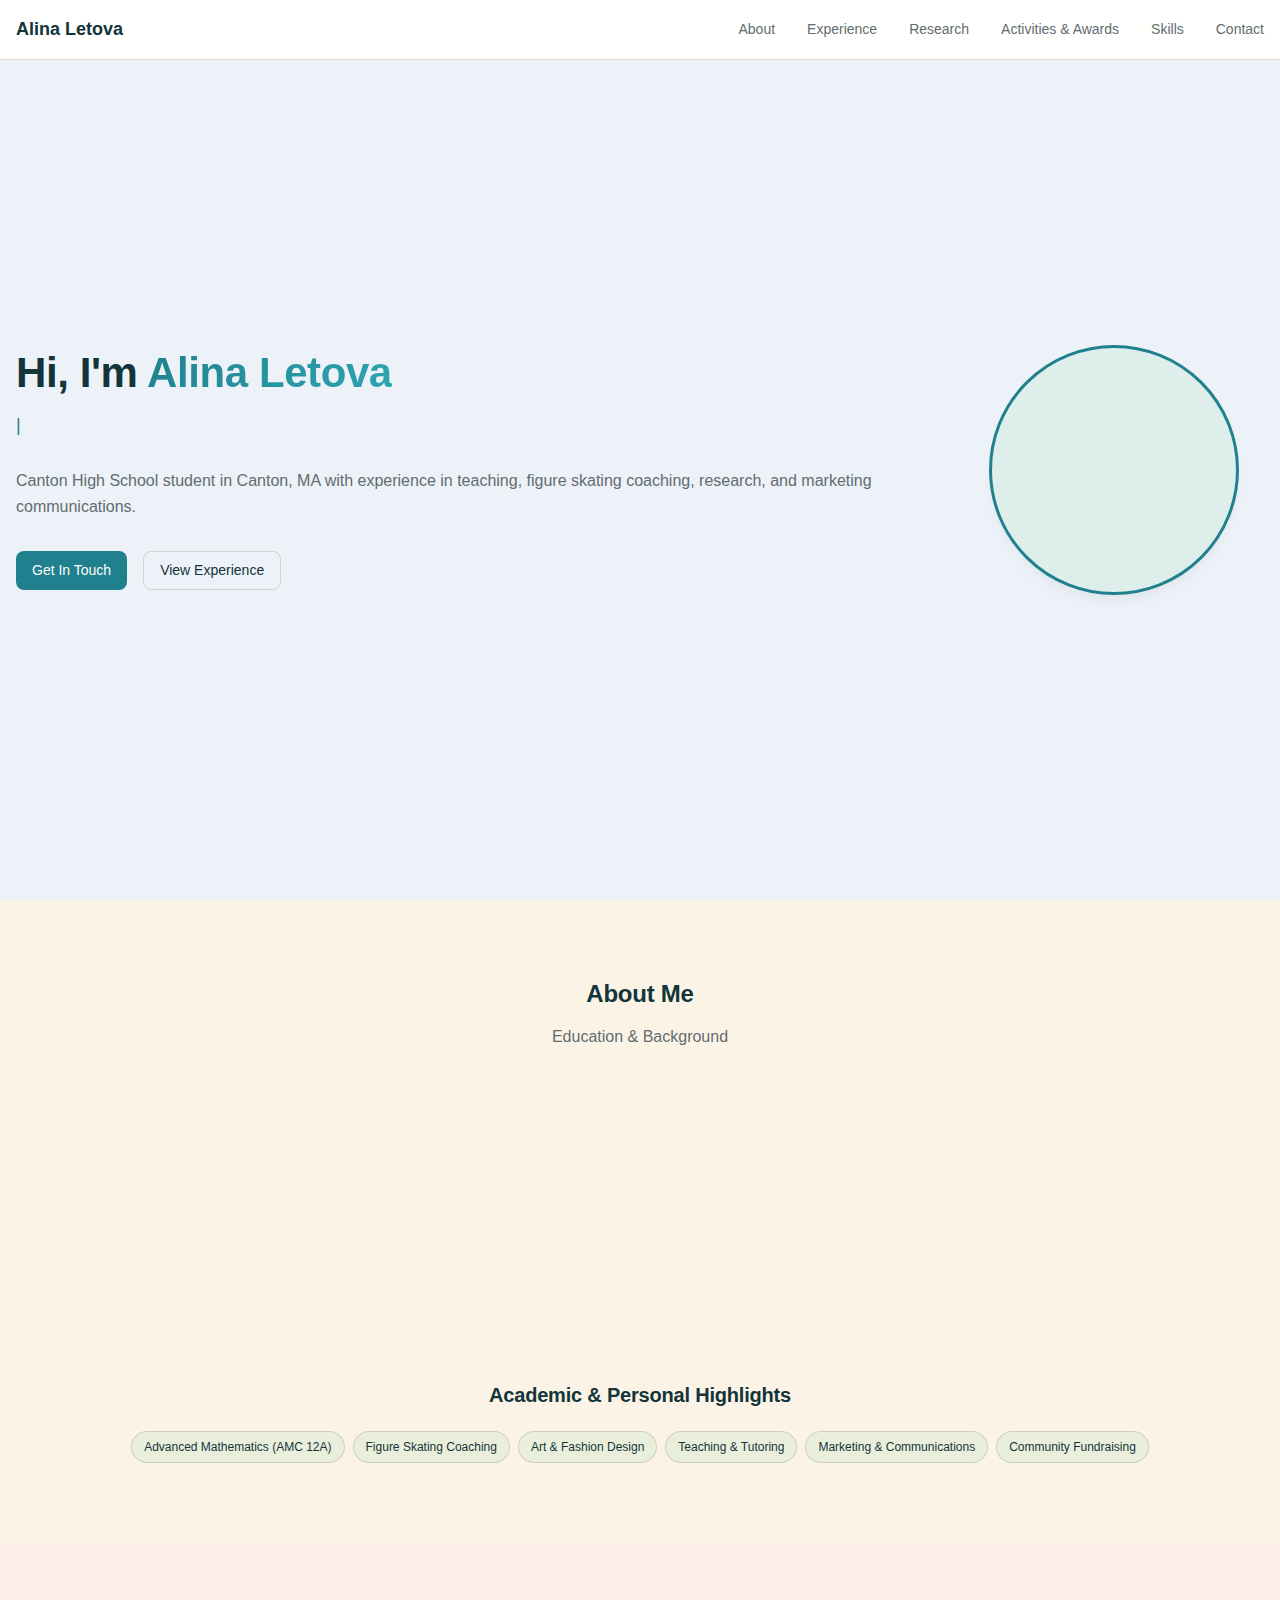
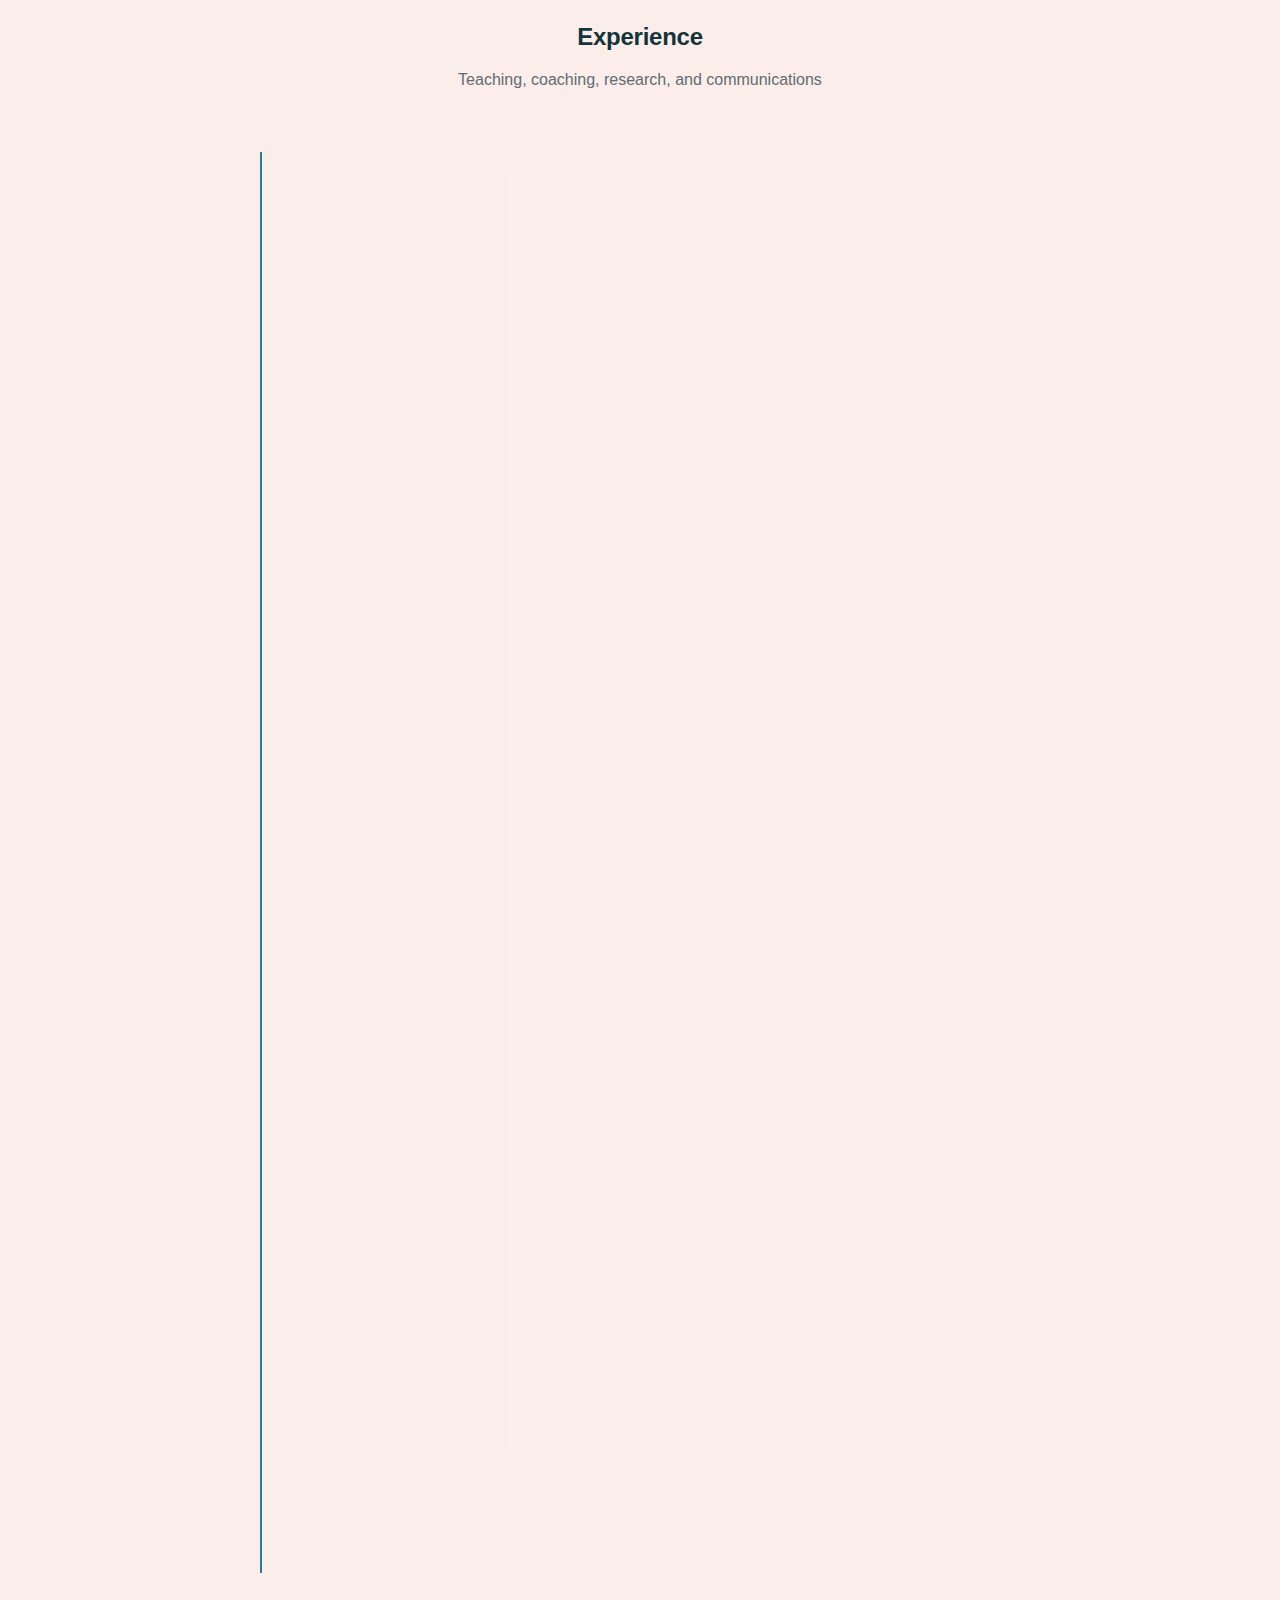
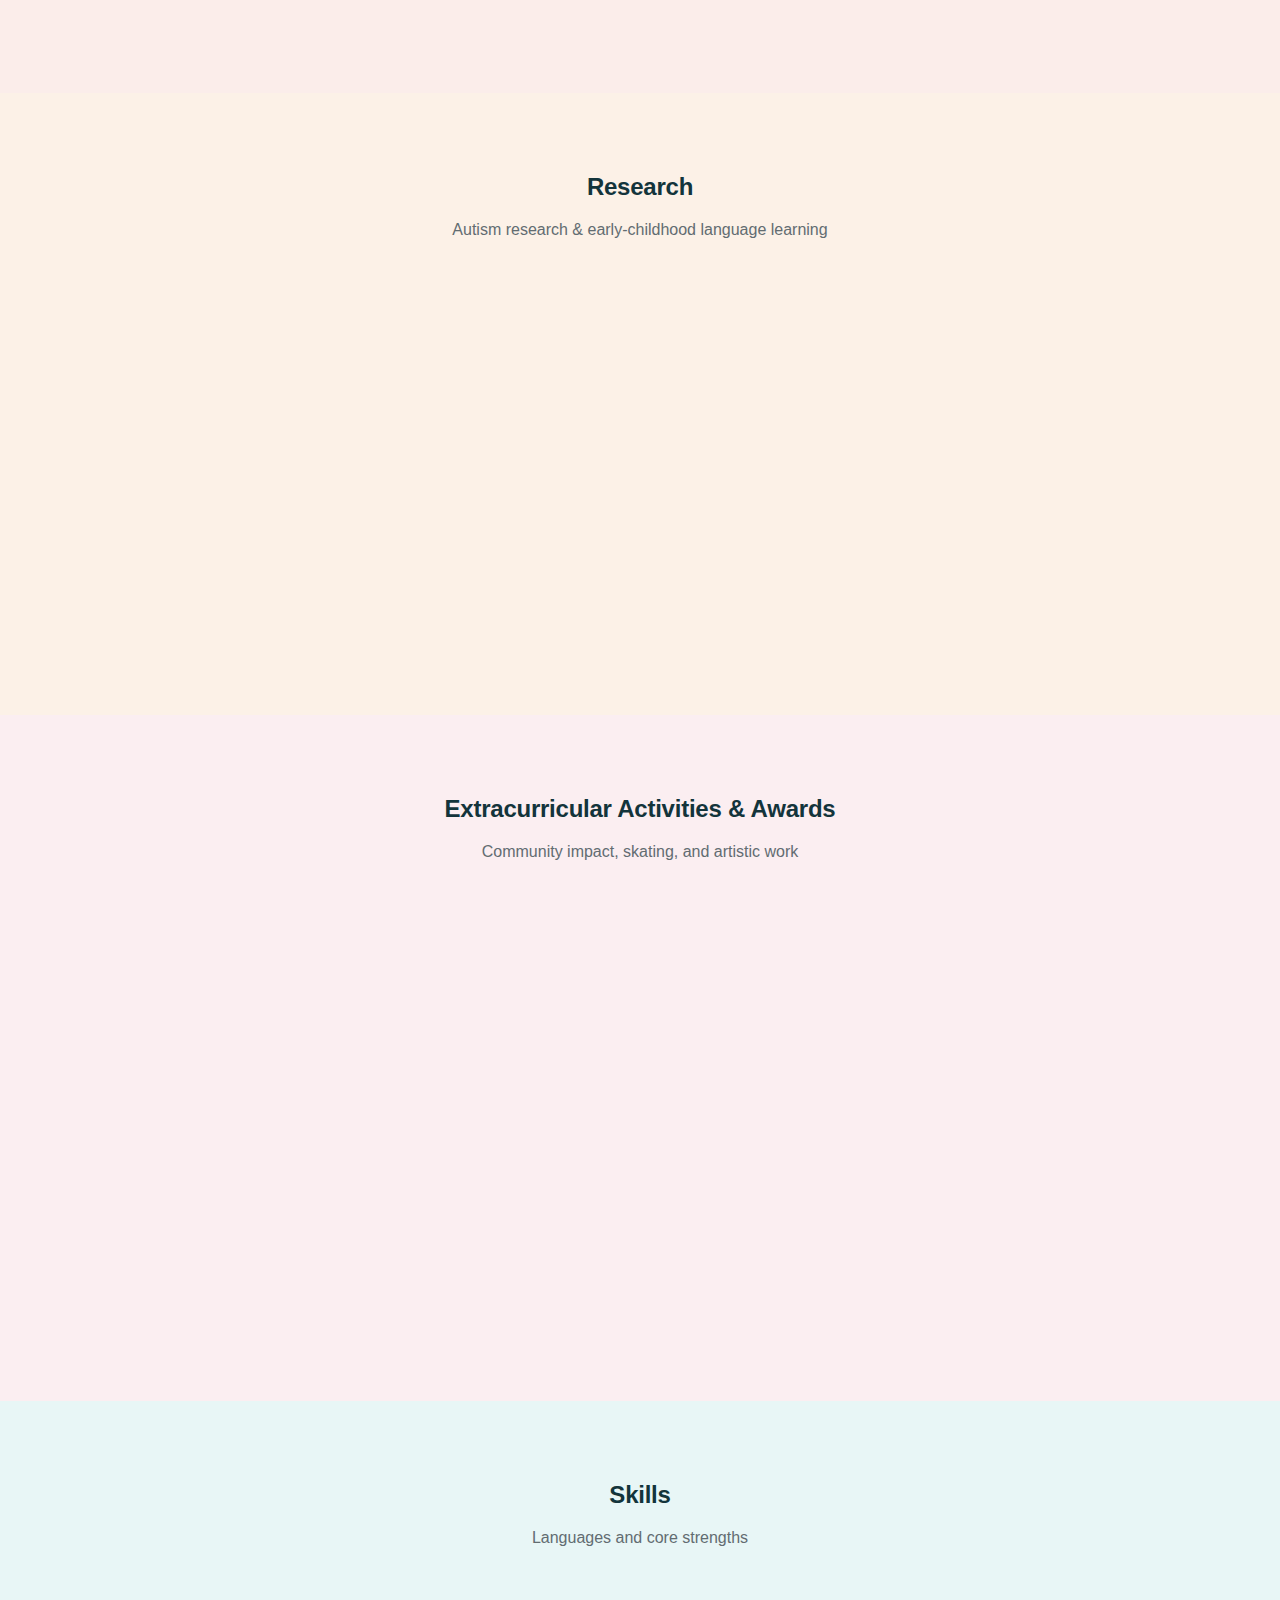
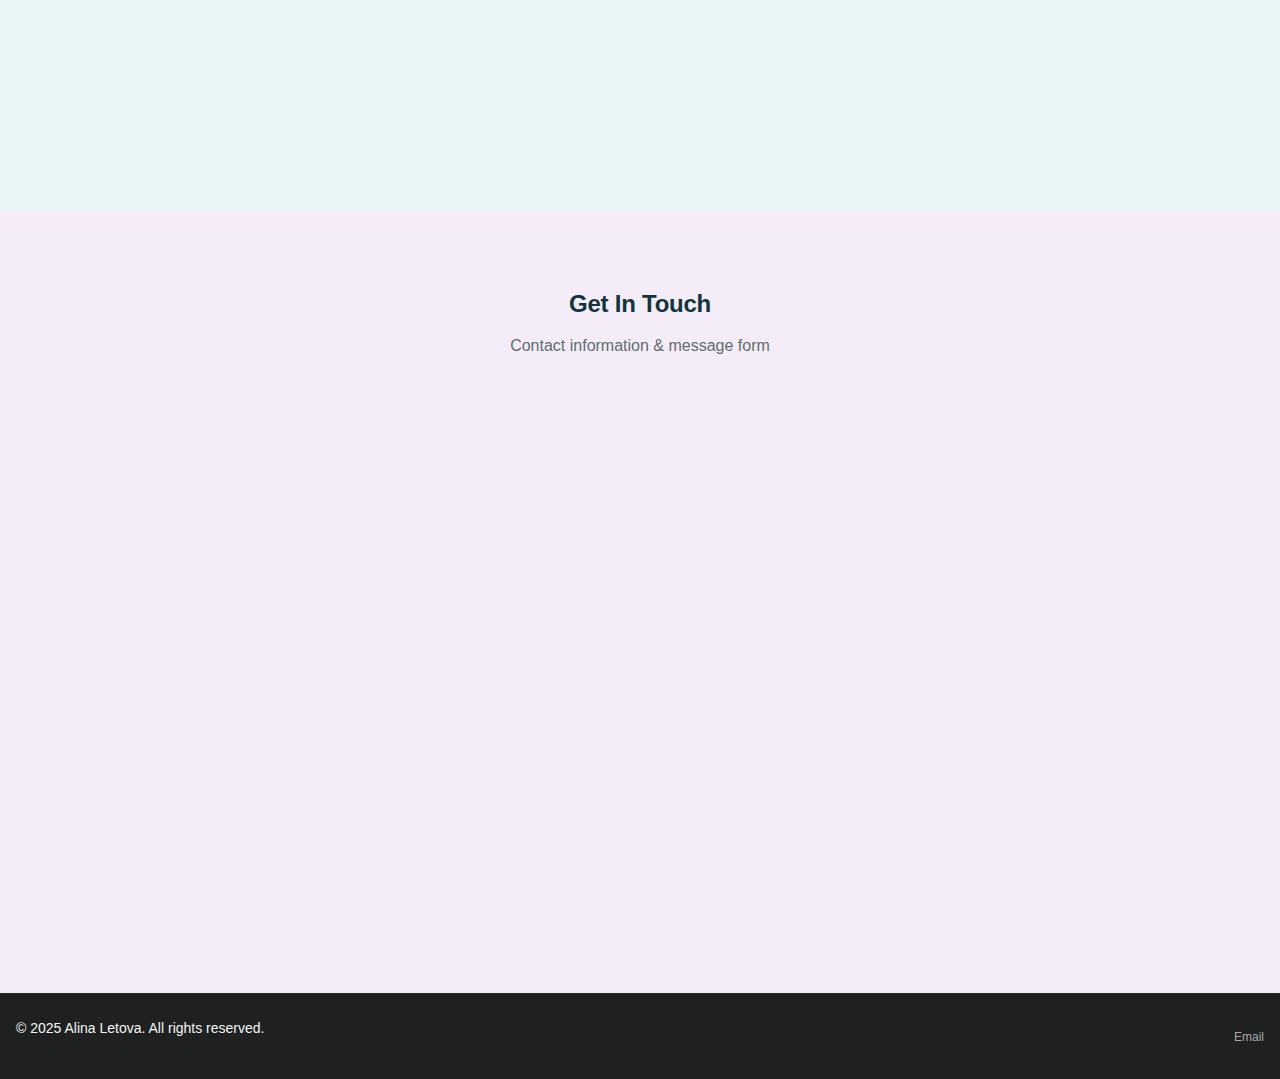
<file: index.html>
<!DOCTYPE html>
<html lang="en">
<head>
    <meta charset="UTF-8">
    <meta name="viewport" content="width=device-width, initial-scale=1.0">
    <meta name="description" content="Alina Letova - Canton High School student, figure skater, art & academic instructor, and research intern.">
    <meta name="keywords" content="Alina Letova, Canton High School, figure skating, art, research, Boston, Canton MA">
    <meta name="author" content="Alina Letova">
    <title>Alina Letova - Portfolio</title>
    <link rel="stylesheet" href="style.css">
    <link rel="icon" type="image/x-icon" href="data:image/svg+xml,<svg xmlns='http://www.w3.org/2000/svg' viewBox='0 0 100 100'><text y='.9em' font-size='90'>⛸️</text></svg>">
</head>
<body>
    <!-- Navigation -->
    <nav class="navbar" id="navbar">
        <div class="container">
            <div class="nav-container">
                <div class="nav-logo">
                    <a href="#home" class="nav-brand">Alina Letova</a>
                </div>
                <ul class="nav-menu" id="nav-menu">
                    <li><a href="#about" class="nav-link">About</a></li>
                    <li><a href="#experience" class="nav-link">Experience</a></li>
                    <li><a href="#research" class="nav-link">Research</a></li>
                    <li><a href="#projects" class="nav-link">Activities & Awards</a></li>
                    <li><a href="#skills" class="nav-link">Skills</a></li>
                    <li><a href="#contact" class="nav-link">Contact</a></li>
                </ul>
                <div class="nav-toggle" id="mobile-menu">
                    <span class="bar"></span>
                    <span class="bar"></span>
                    <span class="bar"></span>
                </div>
            </div>
        </div>
    </nav>

    <main>
        <!-- Hero Section -->
        <section id="home" class="hero">
            <div class="container">
                <div class="hero-content">
                    <div class="hero-text">
                        <h1 class="hero-title">
                            Hi, I'm <span class="hero-name">Alina Letova</span>
                        </h1>
                        <p class="hero-subtitle" id="typing-text">
                            <span class="typing-cursor">|</span>
                        </p>
                        <p class="hero-description">
                            Canton High School student in Canton, MA with experience in teaching, figure skating coaching,
                            research, and marketing communications.
                        </p>
                        <div class="hero-buttons">
                            <a href="#contact" class="btn btn--primary">Get In Touch</a>
                            <a href="#experience" class="btn btn--outline">View Experience</a>
                        </div>
                    </div>
                    <div class="hero-image">
                        <div class="hero-placeholder" aria-label="Alina Letova profile photo"></div>
                    </div>
                </div>
            </div>
        </section>

        <!-- About Section -->
        <section id="about" class="about">
            <div class="container">
                <div class="section-header">
                    <h2 class="section-title">About Me</h2>
                    <p class="section-subtitle">Education & Background</p>
                </div>
                <div class="about-content">
                    <div class="education-grid">
                        <div class="card education-card">
                            <div class="card__body">
                                <h3>Canton High School</h3>
                                <h4>Canton, Massachusetts</h4>
                                <p class="education-location">12 Elm St, Canton, MA 02021</p>
                                <div class="education-details">
                                    <span class="status status--success">Expected Graduation: May 2026</span>
                                    <p><strong>GPA:</strong> 3.83 / 4.0</p>
                                    <p><strong>Honors:</strong> Honor Roll, Q1–Q4 (2021–2022)</p>
                                </div>
                            </div>
                        </div>
                    </div>
                    <div class="courses-section">
                        <h3>Academic & Personal Highlights</h3>
                        <div class="courses-grid">
                            <span class="course-tag">Advanced Mathematics (AMC 12A)</span>
                            <span class="course-tag">Figure Skating Coaching</span>
                            <span class="course-tag">Art & Fashion Design</span>
                            <span class="course-tag">Teaching & Tutoring</span>
                            <span class="course-tag">Marketing & Communications</span>
                            <span class="course-tag">Community Fundraising</span>
                        </div>
                    </div>
                </div>
            </div>
        </section>

        <!-- Experience Section -->
        <section id="experience" class="experience">
            <div class="container">
                <div class="section-header">
                    <h2 class="section-title">Experience</h2>
                    <p class="section-subtitle">Teaching, coaching, research, and communications</p>
                </div>
                <div class="experience-timeline">
                    <!-- 4Schoolers LLC -->
                    <div class="timeline-item">
                        <div class="timeline-marker"></div>
                        <div class="card timeline-content">
                            <div class="card__body">
                                <div class="job-header">
                                    <div class="job-title-section">
                                        <h3>Art & Academic Instructor</h3>
                                        <h4>4Schoolers LLC</h4>
                                        <p class="job-location">Brookline, MA</p>
                                    </div>
                                    <span class="job-dates">Sep 2022 – Present</span>
                                </div>
                                <p class="job-description">
                                    4Schoolers is an education technology company providing supplemental education 
                                    to domestic and international students.
                                </p>
                                <ul class="achievements-list">
                                    <li>Promoted from Assistant to Lead Teacher to lead art classes in painting and drawing for younger students.</li>
                                    <li>Assisted with ESL and TOEFL lessons and translated for Russian-speaking families.</li>
                                    <li>Tutored elementary students in math, reinforcing foundational concepts.</li>
                                </ul>
                            </div>
                        </div>
                    </div>

                    <!-- Skating Club of Boston -->
                    <div class="timeline-item">
                        <div class="timeline-marker"></div>
                        <div class="card timeline-content">
                            <div class="card__body">
                                <div class="job-header">
                                    <div class="job-title-section">
                                        <h3>Ice Coach</h3>
                                        <h4>Skating Club of Boston</h4>
                                        <p class="job-location">Boston, MA</p>
                                    </div>
                                    <span class="job-dates">Sep 2024 – Present</span>
                                </div>
                                <p class="job-description">
                                    The Skating Club of Boston is New England’s leading figure skating club and training facility.
                                </p>
                                <ul class="achievements-list">
                                    <li>Coach competitive and adaptive skating programs for students of all ages, including neurodivergent and disabled children.</li>
                                    <li>Served as Team Captain, leading practices and supporting athletes in local and regional competitions.</li>
                                </ul>
                            </div>
                        </div>
                    </div>

                    <!-- ImagiRation -->
                    <div class="timeline-item">
                        <div class="timeline-marker"></div>
                        <div class="card timeline-content">
                            <div class="job-header">
                                <div class="job-title-section">
                                    <h3>Research Intern</h3>
                                    <h4>ImagiRation</h4>
                                    <p class="job-location">Boston, MA</p>
                                </div>
                                <span class="job-dates">Sep 2022 – Jun 2025</span>
                            </div>
                            <p class="job-description">
                                ImagiRation is a Boston startup advancing autism research and early-childhood language learning.
                            </p>
                            <ul class="achievements-list">
                                <li>Conducted autism and language therapy research for a startup founded by Boston University, MIT, and Harvard professors.</li>
                                <li>Collaborated with Dr. Andrey Vyshedskiy on data collection and analysis for early childhood learning and cognitive development projects.</li>
                            </ul>
                        </div>
                    </div>

                    <!-- Canton Parks & Recreation -->
                    <div class="timeline-item">
                        <div class="timeline-marker"></div>
                        <div class="card timeline-content">
                            <div class="card__body">
                                <div class="job-header">
                                    <div class="job-title-section">
                                        <h3>Camp Counselor</h3>
                                        <h4>Canton Parks & Recreation Department</h4>
                                        <p class="job-location">Canton, MA</p>
                                    </div>
                                    <span class="job-dates">Sep 2023 – Sep 2024</span>
                                </div>
                                <p class="job-description">
                                    Canton Parks & Recreation runs educational, recreational, and arts programs for the local community.
                                </p>
                                <ul class="achievements-list">
                                    <li>Led art, educational, and nature-based activities for children ages 6–12 at community camps.</li>
                                    <li>Designed creative workshops that fostered teamwork, confidence, and engagement among campers.</li>
                                </ul>
                            </div>
                        </div>
                    </div>

                    <!-- Underdog Fantasy Sports -->
                    <div class="timeline-item">
                        <div class="timeline-marker"></div>
                        <div class="card timeline-content">
                            <div class="card__body">
                                <div class="job-header">
                                    <div class="job-title-section">
                                        <h3>Marketing & Communications Intern</h3>
                                        <h4>Underdog Fantasy Sports</h4>
                                        <p class="job-location">Boston, MA</p>
                                    </div>
                                    <span class="job-dates">Sep 2022 – Sep 2023</span>
                                </div>
                                <p class="job-description">
                                    Underdog Fantasy Sports is the fastest-growing U.S. sports gaming company.
                                </p>
                                <ul class="achievements-list">
                                    <li>Supported Underdog’s successful $35 million Series B raise by contributing to high-impact pitch decks and communications assets.</li>
                                    <li>Collaborated with executives to tailor materials for investors such as BlackRock and Acies Investments.</li>
                                </ul>
                            </div>
                        </div>
                    </div>

                </div>
            </div>
        </section>

        <!-- Research Section -->
        <section id="research" class="research">
            <div class="container">
                <div class="section-header">
                    <h2 class="section-title">Research</h2>
                    <p class="section-subtitle">Autism research & early-childhood language learning</p>
                </div>
                <div class="research-grid">
                    <div class="card research-card">
                        <div class="card__body">
                            <h3>AI Focused-Chat Study Guide (RAG)</h3>
                            <div class="research-meta">
                                <span class="research-institution">Independent Project</span>
                                <span class="research-dates">Jul 2025 – Present</span>
                            </div>
                            <p class="research-description">
                                Over the summer, I used and helped build an AI “focused chat” study guide to improve how I learn physics and anatomy. It uses a RAG approach to pull answers directly from my own notes and documents, keeping study sessions structured and grounded in sources. Next, I plan to expand it to support my calculus studies.
                            </p>
                            <p class="research-link">
                                <a href="https://4schoolersai-h8dpapghaacha4h4.eastus-01.azurewebsites.net/Study?userId=alina-letova" target="_blank" rel="noopener noreferrer">
                                    View the AI Study Guide
                                </a>
                            </p>
                        </div>
                    </div>
                    <div class="card research-card">
                        <div class="card__body">
                            <h3>Autism & Language Therapy Research</h3>
                            <div class="research-meta">
                                <span class="research-institution">ImagiRation, Boston, MA</span>
                                <span class="research-dates">Sep 2022 – Jun 2025</span>
                            </div>
                            <p class="research-description">
                                Contributed to research on autism, cognitive development, and early language learning with a multi-institutional startup team.
                            </p>
                            <ul class="research-achievements">
                                <li>Assisted in designing and running research tasks for early-childhood language and cognitive development.</li>
                                <li>Worked closely with Dr. Andrey Vyshedskiy on data collection, organization, and preliminary analysis.</li>
                                <li>Helped connect research insights to educational and therapeutic applications for young children.</li>
                            </ul>
                        </div>
                    </div>
                </div>
            </div>
        </section>

        <!-- Activities & Awards Section -->
        <section id="projects" class="projects">
            <div class="container">
                <div class="section-header">
                    <h2 class="section-title">Extracurricular Activities & Awards</h2>
                    <p class="section-subtitle">Community impact, skating, and artistic work</p>
                </div>
                <div class="projects-grid">
                    <!-- US Figure Skating & Fundraising -->
                    <div class="card project-card">
                        <div class="card__body">
                            <h3>U.S. Figure Skating Association</h3>
                            <div class="project-meta">
                                <span class="project-institution">Volunteer, Fundraiser, Donor</span>
                                <span class="project-dates">2024 – 2025</span>
                            </div>
                            <p class="project-description">
                                Used skating and art to support fundraising efforts and community causes.
                            </p>
                            <ul class="project-achievements">
                                <li>Organized and promoted fundraisers to support families of Flight AA5342 victims.</li>
                                <li>Donated $10,000 through art sales and community collections.</li>
                            </ul>
                        </div>
                    </div>

                    <!-- Art & Fashion Design -->
                    <div class="card project-card">
                        <div class="card__body">
                            <h3>Art & Fashion Design</h3>
                            <div class="project-meta">
                                <span class="project-institution">Artist</span>
                                <span class="project-dates">2025</span>
                            </div>
                            <p class="project-description">
                                Artistic work in painting, drawing, and custom sneaker design, often linked to fundraising and community support.
                            </p>
                            <ul class="project-achievements">
                                <li>Create original paintings and drawings as both a personal passion and a way to support charitable efforts.</li>
                                <li>Design custom sneakers and art pieces tailored to individual styles and causes.</li>
                            </ul>
                        </div>
                    </div>

                    <!-- Awards -->
                    <div class="card project-card">
                        <div class="card__body">
                            <h3>Awards & Honors</h3>
                            <div class="project-meta">
                                <span class="project-institution">Academic & Skating</span>
                                <span class="project-dates">2014 – 2024</span>
                            </div>
                            <ul class="project-achievements">
                                <li>AMC 12A – School Certificate of Merit, 3rd Place (2024).</li>
                                <li>Honor Roll, Q1–Q4, Canton High School (2021–2022).</li>
                                <li>Gold Field and Moves – Skating Club of Boston (2023).</li>
                                <li>Gold Award, U.S. Figure Skating Dallas Open – DFSC (2017, 2018).</li>
                                <li>Gold Award, U.S. Figure Skating Cannon Open – DFSC (2017, 2018).</li>
                                <li>Good Sportsmanship Award, Dallas Figure Skating Club (DFSC) (2014).</li>
                            </ul>
                        </div>
                    </div>

                </div>
            </div>
        </section>

        <!-- Skills Section -->
        <section id="skills" class="skills">
            <div class="container">
                <div class="section-header">
                    <h2 class="section-title">Skills</h2>
                    <p class="section-subtitle">Languages and core strengths</p>
                </div>
                <div class="skills-grid">
                    <div class="skill-category">
                        <h3>Languages</h3>
                        <div class="skills-list">
                            <span class="skill-tag skill-tag--primary">English – Native</span>
                            <span class="skill-tag skill-tag--primary">Russian – Fluent</span>
                        </div>
                    </div>
                    <div class="skill-category">
                        <h3>Teaching & Coaching</h3>
                        <div class="skills-list">
                            <span class="skill-tag skill-tag--info">Art Instruction</span>
                            <span class="skill-tag skill-tag--info">Academic Tutoring</span>
                            <span class="skill-tag skill-tag--info">Figure Skating Coaching</span>
                        </div>
                    </div>
                    <div class="skill-category">
                        <h3>Professional Strengths</h3>
                        <div class="skills-list">
                            <span class="skill-tag skill-tag--success">Communication</span>
                            <span class="skill-tag skill-tag--success">Team Leadership</span>
                            <span class="skill-tag skill-tag--success">Community Fundraising</span>
                            <span class="skill-tag skill-tag--success">Research Support</span>
                        </div>
                    </div>
                </div>
            </div>
        </section>

        <!-- Contact Section -->
        <section id="contact" class="contact">
            <div class="container">
                <div class="section-header">
                    <h2 class="section-title">Get In Touch</h2>
                    <p class="section-subtitle">Contact information & message form</p>
                </div>
                <div class="contact-content">
                    <div class="contact-info">
                        <div class="contact-item">
                            <h3>📧 Email</h3>
                            <a href="mailto:letovaalina11@gmail.com">letovaalina11@gmail.com</a>
                        </div>
                        <div class="contact-item">
                            <h3>📱 Phone</h3>
                            <a href="tel:469-952-9547">469-952-9547</a>
                        </div>
                        <div class="contact-item">
                            <h3>📍 Location</h3>
                            <span>Canton, MA</span>
                        </div>
                    </div>
                    <div class="contact-form-container">
                        <form class="contact-form" id="contact-form">
                            <div class="form-group">
                                <label for="name" class="form-label">Name</label>
                                <input type="text" id="name" class="form-control" required>
                            </div>
                            <div class="form-group">
                                <label for="email" class="form-label">Email</label>
                                <input type="email" id="email" class="form-control" required>
                            </div>
                            <div class="form-group">
                                <label for="subject" class="form-label">Subject</label>
                                <input type="text" id="subject" class="form-control" required>
                            </div>
                            <div class="form-group">
                                <label for="message" class="form-label">Message</label>
                                <textarea id="message" class="form-control" rows="5" required></textarea>
                            </div>
                            <button type="submit" class="btn btn--primary btn--full-width">Send Message</button>
                        </form>
                    </div>
                </div>
            </div>
        </section>
    </main>

    <!-- Footer -->
    <footer class="footer">
        <div class="container">
            <div class="footer-content">
                <p>&copy; 2025 Alina Letova. All rights reserved.</p>
                <div class="footer-links">
                    <a href="mailto:letovaalina11@gmail.com">Email</a>
                </div>
            </div>
        </div>
    </footer>

    <script src="app.js"></script>
</body>
</html>
</file>
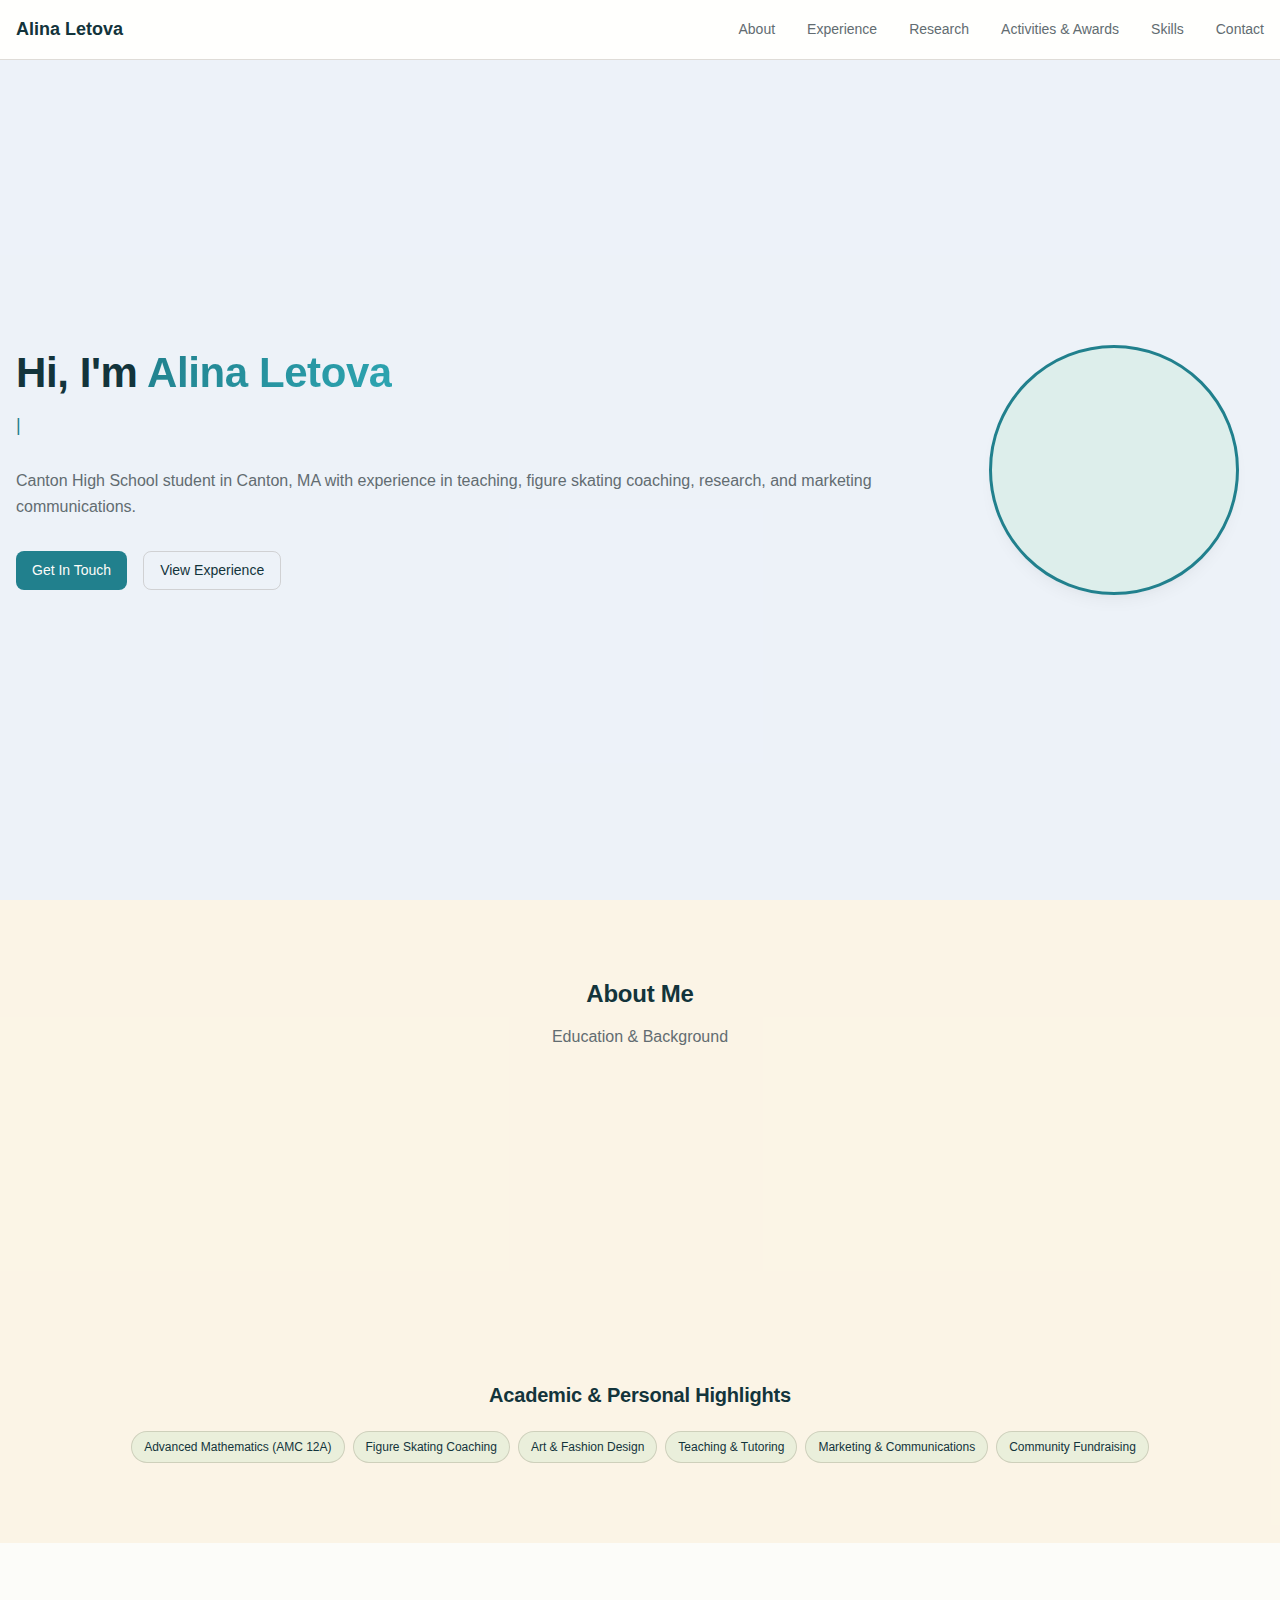
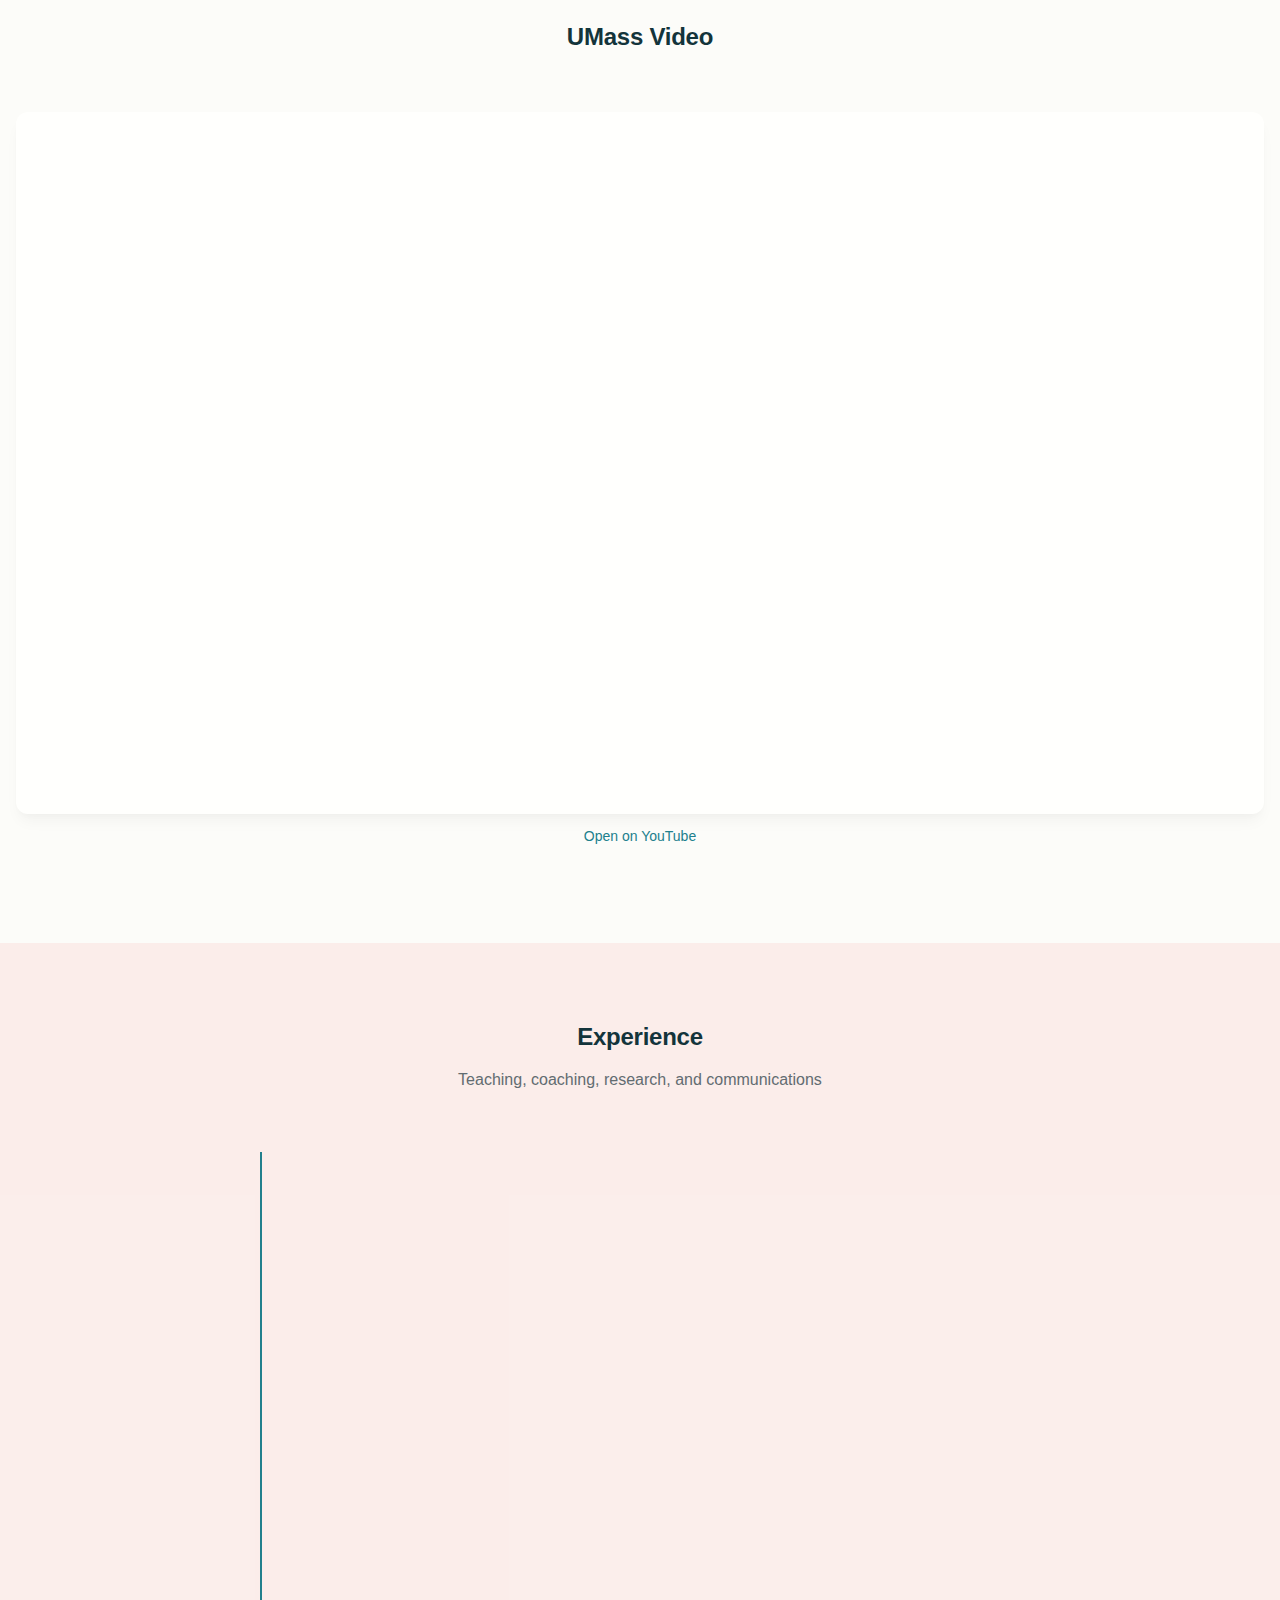
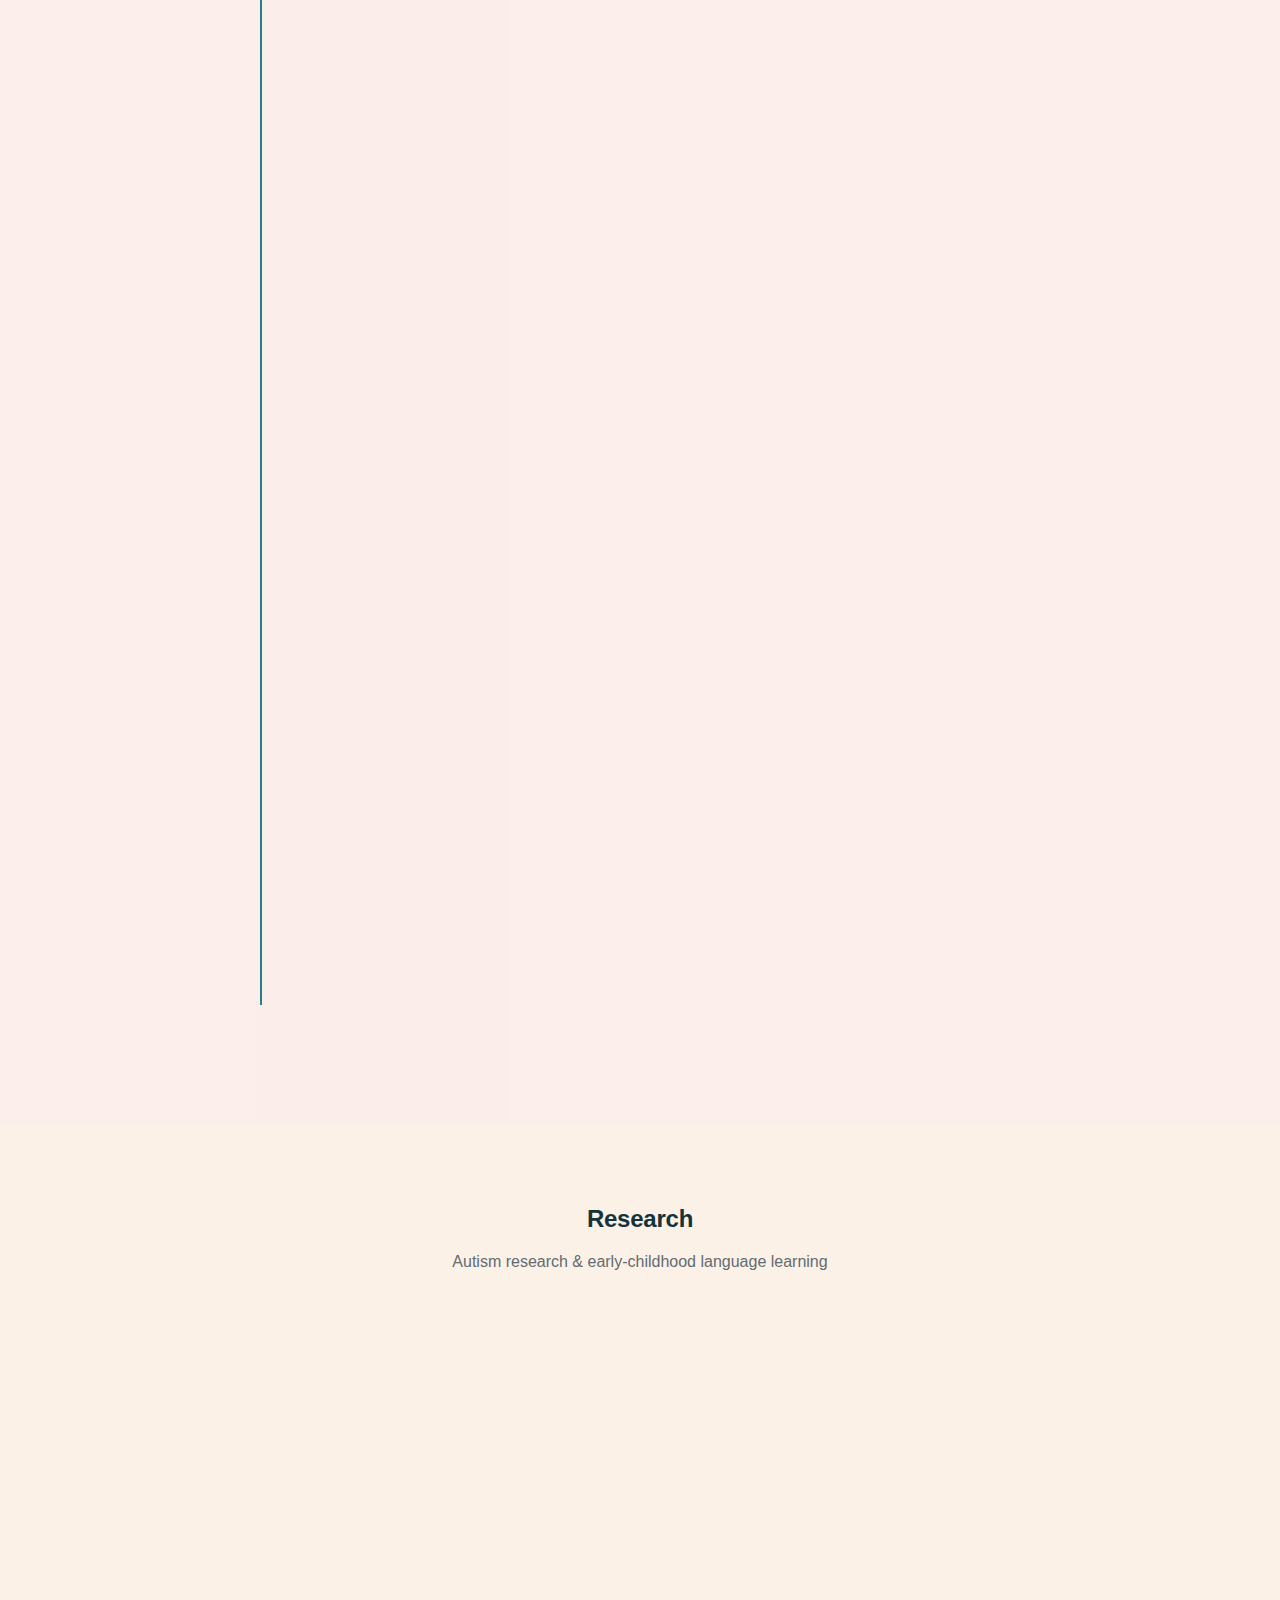
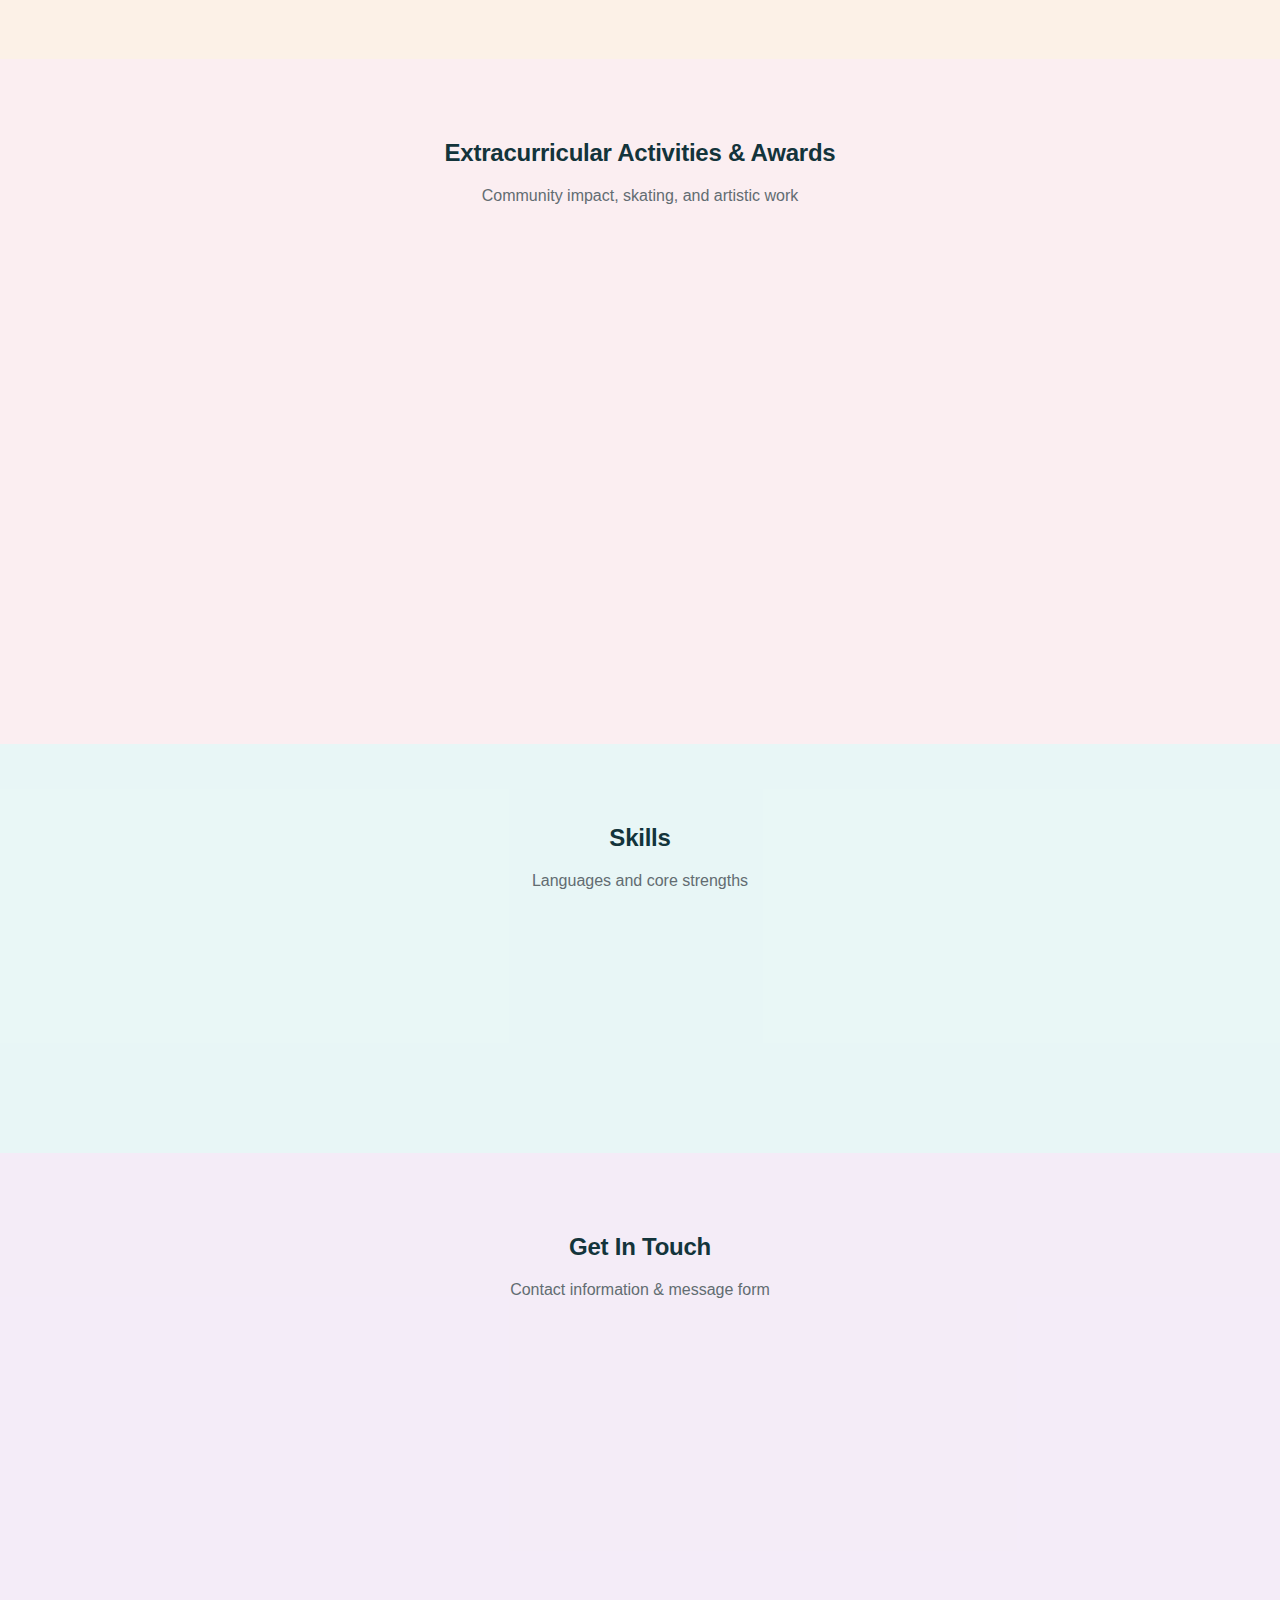
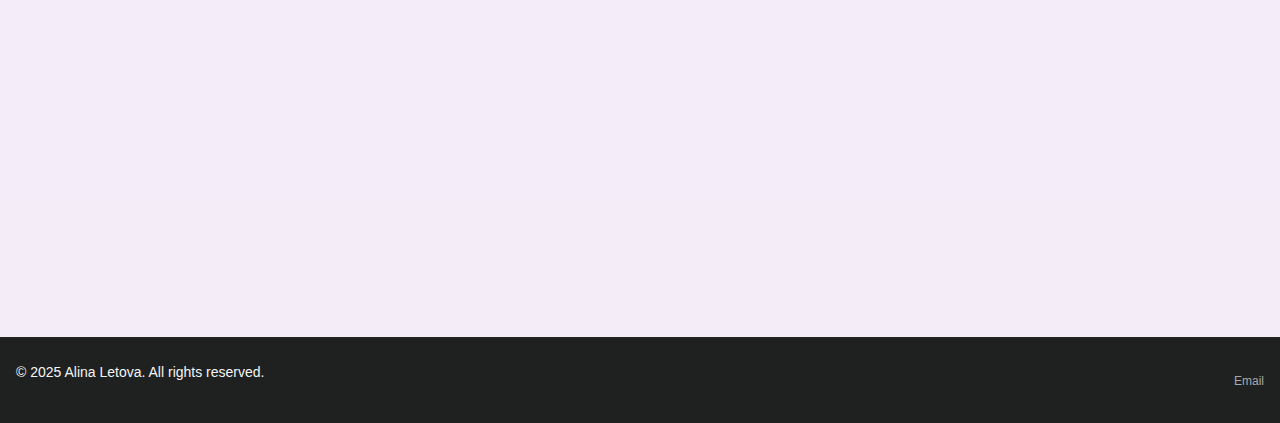
<file: uma/index.html>
<!DOCTYPE html>
<html lang="en">
<head>
    <meta charset="UTF-8">
    <meta name="viewport" content="width=device-width, initial-scale=1.0">
    <meta name="description" content="Alina Letova - Canton High School student, figure skater, art & academic instructor, and research intern.">
    <meta name="keywords" content="Alina Letova, Canton High School, figure skating, art, research, Boston, Canton MA">
    <meta name="author" content="Alina Letova">
    <title>Alina Letova - Portfolio</title>
    <link rel="stylesheet" href="../style.css">
    <link rel="icon" type="image/x-icon" href="data:image/svg+xml,<svg xmlns='http://www.w3.org/2000/svg' viewBox='0 0 100 100'><text y='.9em' font-size='90'>⛸️</text></svg>">
</head>
<body>
    <!-- Navigation -->
    <nav class="navbar" id="navbar">
        <div class="container">
            <div class="nav-container">
                <div class="nav-logo">
                    <a href="#home" class="nav-brand">Alina Letova</a>
                </div>
                <ul class="nav-menu" id="nav-menu">
                    <li><a href="#about" class="nav-link">About</a></li>
                    <li><a href="#experience" class="nav-link">Experience</a></li>
                    <li><a href="#research" class="nav-link">Research</a></li>
                    <li><a href="#projects" class="nav-link">Activities & Awards</a></li>
                    <li><a href="#skills" class="nav-link">Skills</a></li>
                    <li><a href="#contact" class="nav-link">Contact</a></li>
                </ul>
                <div class="nav-toggle" id="mobile-menu">
                    <span class="bar"></span>
                    <span class="bar"></span>
                    <span class="bar"></span>
                </div>
            </div>
        </div>
    </nav>

    <main>
        <!-- Hero Section -->
        <section id="home" class="hero">
            <div class="container">
                <div class="hero-content">
                    <div class="hero-text">
                        <h1 class="hero-title">
                            Hi, I'm <span class="hero-name">Alina Letova</span>
                        </h1>
                        <p class="hero-subtitle" id="typing-text">
                            <span class="typing-cursor">|</span>
                        </p>
                        <p class="hero-description">
                            Canton High School student in Canton, MA with experience in teaching, figure skating coaching,
                            research, and marketing communications.
                        </p>
                        <div class="hero-buttons">
                            <a href="#contact" class="btn btn--primary">Get In Touch</a>
                            <a href="#experience" class="btn btn--outline">View Experience</a>
                        </div>
                    </div>
                    <div class="hero-image">
                        <div class="hero-placeholder" aria-label="Alina Letova profile photo"></div>
                    </div>
                </div>
            </div>
        </section>

        <!-- About Section -->
        <section id="about" class="about">
            <div class="container">
                <div class="section-header">
                    <h2 class="section-title">About Me</h2>
                    <p class="section-subtitle">Education & Background</p>
                </div>
                <div class="about-content">
                    <div class="education-grid">
                        <div class="card education-card">
                            <div class="card__body">
                                <h3>Canton High School</h3>
                                <h4>Canton, Massachusetts</h4>
                                <p class="education-location">12 Elm St, Canton, MA 02021</p>
                                <div class="education-details">
                                    <span class="status status--success">Expected Graduation: May 2026</span>
                                    <p><strong>GPA:</strong> 3.83 / 4.0</p>
                                    <p><strong>Honors:</strong> Honor Roll, Q1–Q4 (2021–2022)</p>
                                </div>
                            </div>
                        </div>
                    </div>
                    <div class="courses-section">
                        <h3>Academic & Personal Highlights</h3>
                        <div class="courses-grid">
                            <span class="course-tag">Advanced Mathematics (AMC 12A)</span>
                            <span class="course-tag">Figure Skating Coaching</span>
                            <span class="course-tag">Art & Fashion Design</span>
                            <span class="course-tag">Teaching & Tutoring</span>
                            <span class="course-tag">Marketing & Communications</span>
                            <span class="course-tag">Community Fundraising</span>
                        </div>
                    </div>
                </div>
            </div>
        </section>

        <!-- Featured Video Section -->
        <section id="video" class="video">
            <div class="container">
                <div class="section-header">
                    <h2 class="section-title">UMass Video</h2>
                </div>
                <!-- Responsive video embed -->
                <div style="position: relative; padding-bottom: 56.25%; height: 0; overflow: hidden; border-radius: 12px; box-shadow: var(--shadow-lg); background: var(--color-surface);">
                    <iframe src="https://player.vimeo.com/video/1134072990?h=4456429a22" title="Featured Vimeo Video" style="position: absolute; top: 0; left: 0; width: 100%; height: 100%; border: 0;" allow="autoplay; fullscreen; picture-in-picture; clipboard-write" referrerpolicy="strict-origin-when-cross-origin" allowfullscreen></iframe>
                </div>
                <p style="margin-top: 12px; text-align: center;">
                    <a href="https://youtube.com/shorts/EBf6Y0K3E30?feature=share" target="_blank" rel="noopener noreferrer">Open on YouTube</a>
                </p>
            </div>
        </section>

        <!-- Experience Section -->
        <section id="experience" class="experience">
            <div class="container">
                <div class="section-header">
                    <h2 class="section-title">Experience</h2>
                    <p class="section-subtitle">Teaching, coaching, research, and communications</p>
                </div>
                <div class="experience-timeline">
                    <!-- 4Schoolers LLC -->
                    <div class="timeline-item">
                        <div class="timeline-marker"></div>
                        <div class="card timeline-content">
                            <div class="card__body">
                                <div class="job-header">
                                    <div class="job-title-section">
                                        <h3>Art & Academic Instructor</h3>
                                        <h4>4Schoolers LLC</h4>
                                        <p class="job-location">Brookline, MA</p>
                                    </div>
                                    <span class="job-dates">Sep 2022 – Present</span>
                                </div>
                                <p class="job-description">
                                    4Schoolers is an education technology company providing supplemental education 
                                    to domestic and international students.
                                </p>
                                <ul class="achievements-list">
                                    <li>Promoted from Assistant to Lead Teacher to lead art classes in painting and drawing for younger students.</li>
                                    <li>Assisted with ESL and TOEFL lessons and translated for Russian-speaking families.</li>
                                    <li>Tutored elementary students in math, reinforcing foundational concepts.</li>
                                </ul>
                            </div>
                        </div>
                    </div>

                    <!-- Skating Club of Boston -->
                    <div class="timeline-item">
                        <div class="timeline-marker"></div>
                        <div class="card timeline-content">
                            <div class="card__body">
                                <div class="job-header">
                                    <div class="job-title-section">
                                        <h3>Ice Coach</h3>
                                        <h4>Skating Club of Boston</h4>
                                        <p class="job-location">Boston, MA</p>
                                    </div>
                                    <span class="job-dates">Sep 2024 – Present</span>
                                </div>
                                <p class="job-description">
                                    The Skating Club of Boston is New England’s leading figure skating club and training facility.
                                </p>
                                <ul class="achievements-list">
                                    <li>Coach competitive and adaptive skating programs for students of all ages, including neurodivergent and disabled children.</li>
                                    <li>Served as Team Captain, leading practices and supporting athletes in local and regional competitions.</li>
                                </ul>
                            </div>
                        </div>
                    </div>

                    <!-- ImagiRation -->
                    <div class="timeline-item">
                        <div class="timeline-marker"></div>
                        <div class="card timeline-content">
                            <div class="card__body">
                                <div class="job-header">
                                    <div class="job-title-section">
                                        <h3>Research Intern</h3>
                                        <h4>ImagiRation</h4>
                                        <p class="job-location">Boston, MA</p>
                                    </div>
                                    <span class="job-dates">Sep 2022 – Jun 2025</span>
                                </div>
                                <p class="job-description">
                                    ImagiRation is a Boston startup advancing autism research and early-childhood language learning.
                                </p>
                                <ul class="achievements-list">
                                    <li>Conducted autism and language therapy research for a startup founded by Boston University, MIT, and Harvard professors.</li>
                                    <li>Collaborated with Dr. Andrey Vyshedskiy on data collection and analysis for early childhood learning and cognitive development projects.</li>
                                </ul>
                            </div>
                        </div>
                    </div>

                    <!-- Canton Parks & Recreation -->
                    <div class="timeline-item">
                        <div class="timeline-marker"></div>
                        <div class="card timeline-content">
                            <div class="card__body">
                                <div class="job-header">
                                    <div class="job-title-section">
                                        <h3>Camp Counselor</h3>
                                        <h4>Canton Parks & Recreation Department</h4>
                                        <p class="job-location">Canton, MA</p>
                                    </div>
                                    <span class="job-dates">Sep 2023 – Sep 2024</span>
                                </div>
                                <p class="job-description">
                                    Canton Parks & Recreation runs educational, recreational, and arts programs for the local community.
                                </p>
                                <ul class="achievements-list">
                                    <li>Led art, educational, and nature-based activities for children ages 6–12 at community camps.</li>
                                    <li>Designed creative workshops that fostered teamwork, confidence, and engagement among campers.</li>
                                </ul>
                            </div>
                        </div>
                    </div>

                    <!-- Underdog Fantasy Sports -->
                    <div class="timeline-item">
                        <div class="timeline-marker"></div>
                        <div class="card timeline-content">
                            <div class="card__body">
                                <div class="job-header">
                                    <div class="job-title-section">
                                        <h3>Marketing & Communications Intern</h3>
                                        <h4>Underdog Fantasy Sports</h4>
                                        <p class="job-location">Boston, MA</p>
                                    </div>
                                    <span class="job-dates">Sep 2022 – Sep 2023</span>
                                </div>
                                <p class="job-description">
                                    Underdog Fantasy Sports is the fastest-growing U.S. sports gaming company.
                                </p>
                                <ul class="achievements-list">
                                    <li>Supported Underdog’s successful $35 million Series B raise by contributing to high-impact pitch decks and communications assets.</li>
                                    <li>Collaborated with executives to tailor materials for investors such as BlackRock and Acies Investments.</li>
                                </ul>
                            </div>
                        </div>
                    </div>

                </div>
            </div>
        </section>

        <!-- Research Section -->
        <section id="research" class="research">
            <div class="container">
                <div class="section-header">
                    <h2 class="section-title">Research</h2>
                    <p class="section-subtitle">Autism research & early-childhood language learning</p>
                </div>
                <div class="research-grid">
                    <div class="card research-card">
                        <div class="card__body">
                            <h3>Autism & Language Therapy Research</h3>
                            <div class="research-meta">
                                <span class="research-institution">ImagiRation, Boston, MA</span>
                                <span class="research-dates">Sep 2022 – Jun 2025</span>
                            </div>
                            <p class="research-description">
                                Contributed to research on autism, cognitive development, and early language learning with a multi-institutional startup team.
                            </p>
                            <ul class="research-achievements">
                                <li>Assisted in designing and running research tasks for early-childhood language and cognitive development.</li>
                                <li>Worked closely with Dr. Andrey Vyshedskiy on data collection, organization, and preliminary analysis.</li>
                                <li>Helped connect research insights to educational and therapeutic applications for young children.</li>
                            </ul>
                        </div>
                    </div>
                </div>
            </div>
        </section>

        <!-- Activities & Awards Section -->
        <section id="projects" class="projects">
            <div class="container">
                <div class="section-header">
                    <h2 class="section-title">Extracurricular Activities & Awards</h2>
                    <p class="section-subtitle">Community impact, skating, and artistic work</p>
                </div>
                <div class="projects-grid">
                    <!-- US Figure Skating & Fundraising -->
                    <div class="card project-card">
                        <div class="card__body">
                            <h3>U.S. Figure Skating Association</h3>
                            <div class="project-meta">
                                <span class="project-institution">Volunteer, Fundraiser, Donor</span>
                                <span class="project-dates">2024 – 2025</span>
                            </div>
                            <p class="project-description">
                                Used skating and art to support fundraising efforts and community causes.
                            </p>
                            <ul class="project-achievements">
                                <li>Organized and promoted fundraisers to support families of Flight AA5342 victims.</li>
                                <li>Donated $10,000 through art sales and community collections.</li>
                            </ul>
                        </div>
                    </div>

                    <!-- Art & Fashion Design -->
                    <div class="card project-card">
                        <div class="card__body">
                            <h3>Art & Fashion Design</h3>
                            <div class="project-meta">
                                <span class="project-institution">Artist</span>
                                <span class="project-dates">2025</span>
                            </div>
                            <p class="project-description">
                                Artistic work in painting, drawing, and custom sneaker design, often linked to fundraising and community support.
                            </p>
                            <ul class="project-achievements">
                                <li>Create original paintings and drawings as both a personal passion and a way to support charitable efforts.</li>
                                <li>Design custom sneakers and art pieces tailored to individual styles and causes.</li>
                            </ul>
                        </div>
                    </div>

                    <!-- Awards -->
                    <div class="card project-card">
                        <div class="card__body">
                            <h3>Awards & Honors</h3>
                            <div class="project-meta">
                                <span class="project-institution">Academic & Skating</span>
                                <span class="project-dates">2014 – 2024</span>
                            </div>
                            <ul class="project-achievements">
                                <li>AMC 12A – School Certificate of Merit, 3rd Place (2024).</li>
                                <li>Honor Roll, Q1–Q4, Canton High School (2021–2022).</li>
                                <li>Gold Field and Moves – Skating Club of Boston (2023).</li>
                                <li>Gold Award, U.S. Figure Skating Dallas Open – DFSC (2017, 2018).</li>
                                <li>Gold Award, U.S. Figure Skating Cannon Open – DFSC (2017, 2018).</li>
                                <li>Good Sportsmanship Award, Dallas Figure Skating Club (DFSC) (2014).</li>
                            </ul>
                        </div>
                    </div>

                </div>
            </div>
        </section>

        <!-- Skills Section -->
        <section id="skills" class="skills">
            <div class="container">
                <div class="section-header">
                    <h2 class="section-title">Skills</h2>
                    <p class="section-subtitle">Languages and core strengths</p>
                </div>
                <div class="skills-grid">
                    <div class="skill-category">
                        <h3>Languages</h3>
                        <div class="skills-list">
                            <span class="skill-tag skill-tag--primary">English – Native</span>
                            <span class="skill-tag skill-tag--primary">Russian – Fluent</span>
                        </div>
                    </div>
                    <div class="skill-category">
                        <h3>Teaching & Coaching</h3>
                        <div class="skills-list">
                            <span class="skill-tag skill-tag--info">Art Instruction</span>
                            <span class="skill-tag skill-tag--info">Academic Tutoring</span>
                            <span class="skill-tag skill-tag--info">Figure Skating Coaching</span>
                        </div>
                    </div>
                    <div class="skill-category">
                        <h3>Professional Strengths</h3>
                        <div class="skills-list">
                            <span class="skill-tag skill-tag--success">Communication</span>
                            <span class="skill-tag skill-tag--success">Team Leadership</span>
                            <span class="skill-tag skill-tag--success">Community Fundraising</span>
                            <span class="skill-tag skill-tag--success">Research Support</span>
                        </div>
                    </div>
                </div>
            </div>
        </section>

        <!-- Contact Section -->
        <section id="contact" class="contact">
            <div class="container">
                <div class="section-header">
                    <h2 class="section-title">Get In Touch</h2>
                    <p class="section-subtitle">Contact information & message form</p>
                </div>
                <div class="contact-content">
                    <div class="contact-info">
                        <div class="contact-item">
                            <h3>📧 Email</h3>
                            <a href="mailto:letovaalina11@gmail.com">letovaalina11@gmail.com</a>
                        </div>
                        <div class="contact-item">
                            <h3>📱 Phone</h3>
                            <a href="tel:469-952-9547">469-952-9547</a>
                        </div>
                        <div class="contact-item">
                            <h3>📍 Location</h3>
                            <span>Canton, MA</span>
                        </div>
                    </div>
                    <div class="contact-form-container">
                        <form class="contact-form" id="contact-form">
                            <div class="form-group">
                                <label for="name" class="form-label">Name</label>
                                <input type="text" id="name" class="form-control" required>
                            </div>
                            <div class="form-group">
                                <label for="email" class="form-label">Email</label>
                                <input type="email" id="email" class="form-control" required>
                            </div>
                            <div class="form-group">
                                <label for="subject" class="form-label">Subject</label>
                                <input type="text" id="subject" class="form-control" required>
                            </div>
                            <div class="form-group">
                                <label for="message" class="form-label">Message</label>
                                <textarea id="message" class="form-control" rows="5" required></textarea>
                            </div>
                            <button type="submit" class="btn btn--primary btn--full-width">Send Message</button>
                        </form>
                    </div>
                </div>
            </div>
        </section>
    </main>

    <!-- Footer -->
    <footer class="footer">
        <div class="container">
            <div class="footer-content">
                <p>&copy; 2025 Alina Letova. All rights reserved.</p>
                <div class="footer-links">
                    <a href="mailto:letovaalina11@gmail.com">Email</a>
                </div>
            </div>
        </div>
    </footer>

    <script src="../app.js"></script>
</body>
</html>
</file>
<file: style.css>
:root {
  /* Primitive Color Tokens */
  --color-white: rgba(255, 255, 255, 1);
  --color-black: rgba(0, 0, 0, 1);
  --color-cream-50: rgba(252, 252, 249, 1);
  --color-cream-100: rgba(255, 255, 253, 1);
  --color-gray-200: rgba(245, 245, 245, 1);
  --color-gray-300: rgba(167, 169, 169, 1);
  --color-gray-400: rgba(119, 124, 124, 1);
  --color-slate-500: rgba(98, 108, 113, 1);
  --color-brown-600: rgba(94, 82, 64, 1);
  --color-charcoal-700: rgba(31, 33, 33, 1);
  --color-charcoal-800: rgba(38, 40, 40, 1);
  --color-slate-900: rgba(19, 52, 59, 1);
  --color-teal-300: rgba(50, 184, 198, 1);
  --color-teal-400: rgba(45, 166, 178, 1);
  --color-teal-500: rgba(33, 128, 141, 1);
  --color-teal-600: rgba(29, 116, 128, 1);
  --color-teal-700: rgba(26, 104, 115, 1);
  --color-teal-800: rgba(41, 150, 161, 1);
  --color-red-400: rgba(255, 84, 89, 1);
  --color-red-500: rgba(192, 21, 47, 1);
  --color-orange-400: rgba(230, 129, 97, 1);
  --color-orange-500: rgba(168, 75, 47, 1);

  /* RGB versions for opacity control */
  --color-brown-600-rgb: 94, 82, 64;
  --color-teal-500-rgb: 33, 128, 141;
  --color-slate-900-rgb: 19, 52, 59;
  --color-slate-500-rgb: 98, 108, 113;
  --color-red-500-rgb: 192, 21, 47;
  --color-red-400-rgb: 255, 84, 89;
  --color-orange-500-rgb: 168, 75, 47;
  --color-orange-400-rgb: 230, 129, 97;

  /* Background color tokens (Light Mode) */
  --color-bg-1: rgba(59, 130, 246, 0.08); /* Light blue */
  --color-bg-2: rgba(245, 158, 11, 0.08); /* Light yellow */
  --color-bg-3: rgba(34, 197, 94, 0.08); /* Light green */
  --color-bg-4: rgba(239, 68, 68, 0.08); /* Light red */
  --color-bg-5: rgba(147, 51, 234, 0.08); /* Light purple */
  --color-bg-6: rgba(249, 115, 22, 0.08); /* Light orange */
  --color-bg-7: rgba(236, 72, 153, 0.08); /* Light pink */
  --color-bg-8: rgba(6, 182, 212, 0.08); /* Light cyan */

  /* Semantic Color Tokens (Light Mode) */
  --color-background: var(--color-cream-50);
  --color-surface: var(--color-cream-100);
  --color-text: var(--color-slate-900);
  --color-text-secondary: var(--color-slate-500);
  --color-primary: var(--color-teal-500);
  --color-primary-hover: var(--color-teal-600);
  --color-primary-active: var(--color-teal-700);
  --color-secondary: rgba(var(--color-brown-600-rgb), 0.12);
  --color-secondary-hover: rgba(var(--color-brown-600-rgb), 0.2);
  --color-secondary-active: rgba(var(--color-brown-600-rgb), 0.25);
  --color-border: rgba(var(--color-brown-600-rgb), 0.2);
  --color-btn-primary-text: var(--color-cream-50);
  --color-card-border: rgba(var(--color-brown-600-rgb), 0.12);
  --color-card-border-inner: rgba(var(--color-brown-600-rgb), 0.12);
  --color-error: var(--color-red-500);
  --color-success: var(--color-teal-500);
  --color-warning: var(--color-orange-500);
  --color-info: var(--color-slate-500);
  --color-focus-ring: rgba(var(--color-teal-500-rgb), 0.4);
  --color-select-caret: rgba(var(--color-slate-900-rgb), 0.8);

  /* Common style patterns */
  --focus-ring: 0 0 0 3px var(--color-focus-ring);
  --focus-outline: 2px solid var(--color-primary);
  --status-bg-opacity: 0.15;
  --status-border-opacity: 0.25;
  --select-caret-light: url("data:image/svg+xml,%3Csvg xmlns='http://www.w3.org/2000/svg' width='16' height='16' viewBox='0 0 24 24' fill='none' stroke='%23134252' stroke-width='2' stroke-linecap='round' stroke-linejoin='round'%3E%3Cpolyline points='6 9 12 15 18 9'%3E%3C/polyline%3E%3C/svg%3E");
  --select-caret-dark: url("data:image/svg+xml,%3Csvg xmlns='http://www.w3.org/2000/svg' width='16' height='16' viewBox='0 0 24 24' fill='none' stroke='%23f5f5f5' stroke-width='2' stroke-linecap='round' stroke-linejoin='round'%3E%3Cpolyline points='6 9 12 15 18 9'%3E%3C/polyline%3E%3C/svg%3E");

  /* RGB versions for opacity control */
  --color-success-rgb: 33, 128, 141;
  --color-error-rgb: 192, 21, 47;
  --color-warning-rgb: 168, 75, 47;
  --color-info-rgb: 98, 108, 113;

  /* Typography */
  --font-family-base: "FKGroteskNeue", "Geist", "Inter", -apple-system,
    BlinkMacSystemFont, "Segoe UI", Roboto, sans-serif;
  --font-family-mono: "Berkeley Mono", ui-monospace, SFMono-Regular, Menlo,
    Monaco, Consolas, monospace;
  --font-size-xs: 11px;
  --font-size-sm: 12px;
  --font-size-base: 14px;
  --font-size-md: 14px;
  --font-size-lg: 16px;
  --font-size-xl: 18px;
  --font-size-2xl: 20px;
  --font-size-3xl: 24px;
  --font-size-4xl: 30px;
  --font-weight-normal: 400;
  --font-weight-medium: 500;
  --font-weight-semibold: 550;
  --font-weight-bold: 600;
  --line-height-tight: 1.2;
  --line-height-normal: 1.5;
  --letter-spacing-tight: -0.01em;

  /* Spacing */
  --space-0: 0;
  --space-1: 1px;
  --space-2: 2px;
  --space-4: 4px;
  --space-6: 6px;
  --space-8: 8px;
  --space-10: 10px;
  --space-12: 12px;
  --space-16: 16px;
  --space-20: 20px;
  --space-24: 24px;
  --space-32: 32px;

  /* Border Radius */
  --radius-sm: 6px;
  --radius-base: 8px;
  --radius-md: 10px;
  --radius-lg: 12px;
  --radius-full: 9999px;

  /* Shadows */
  --shadow-xs: 0 1px 2px rgba(0, 0, 0, 0.02);
  --shadow-sm: 0 1px 3px rgba(0, 0, 0, 0.04), 0 1px 2px rgba(0, 0, 0, 0.02);
  --shadow-md: 0 4px 6px -1px rgba(0, 0, 0, 0.04),
    0 2px 4px -1px rgba(0, 0, 0, 0.02);
  --shadow-lg: 0 10px 15px -3px rgba(0, 0, 0, 0.04),
    0 4px 6px -2px rgba(0, 0, 0, 0.02);
  --shadow-inset-sm: inset 0 1px 0 rgba(255, 255, 255, 0.15),
    inset 0 -1px 0 rgba(0, 0, 0, 0.03);

  /* Animation */
  --duration-fast: 150ms;
  --duration-normal: 250ms;
  --ease-standard: cubic-bezier(0.16, 1, 0.3, 1);

  /* Layout */
  --container-sm: 640px;
  --container-md: 768px;
  --container-lg: 1024px;
  --container-xl: 1280px;
}

/* Dark mode colors */
@media (prefers-color-scheme: dark) {
  :root {
    /* RGB versions for opacity control (Dark Mode) */
    --color-gray-400-rgb: 119, 124, 124;
    --color-teal-300-rgb: 50, 184, 198;
    --color-gray-300-rgb: 167, 169, 169;
    --color-gray-200-rgb: 245, 245, 245;

    /* Background color tokens (Dark Mode) */
    --color-bg-1: rgba(29, 78, 216, 0.15); /* Dark blue */
    --color-bg-2: rgba(180, 83, 9, 0.15); /* Dark yellow */
    --color-bg-3: rgba(21, 128, 61, 0.15); /* Dark green */
    --color-bg-4: rgba(185, 28, 28, 0.15); /* Dark red */
    --color-bg-5: rgba(107, 33, 168, 0.15); /* Dark purple */
    --color-bg-6: rgba(194, 65, 12, 0.15); /* Dark orange */
    --color-bg-7: rgba(190, 24, 93, 0.15); /* Dark pink */
    --color-bg-8: rgba(8, 145, 178, 0.15); /* Dark cyan */

    /* Semantic Color Tokens (Dark Mode) */
    --color-background: var(--color-charcoal-700);
    --color-surface: var(--color-charcoal-800);
    --color-text: var(--color-gray-200);
    --color-text-secondary: rgba(var(--color-gray-300-rgb), 0.7);
    --color-primary: var(--color-teal-300);
    --color-primary-hover: var(--color-teal-400);
    --color-primary-active: var(--color-teal-800);
    --color-secondary: rgba(var(--color-gray-400-rgb), 0.15);
    --color-secondary-hover: rgba(var(--color-gray-400-rgb), 0.25);
    --color-secondary-active: rgba(var(--color-gray-400-rgb), 0.3);
    --color-border: rgba(var(--color-gray-400-rgb), 0.3);
    --color-error: var(--color-red-400);
    --color-success: var(--color-teal-300);
    --color-warning: var(--color-orange-400);
    --color-info: var(--color-gray-300);
    --color-focus-ring: rgba(var(--color-teal-300-rgb), 0.4);
    --color-btn-primary-text: var(--color-slate-900);
    --color-card-border: rgba(var(--color-gray-400-rgb), 0.2);
    --color-card-border-inner: rgba(var(--color-gray-400-rgb), 0.15);
    --shadow-inset-sm: inset 0 1px 0 rgba(255, 255, 255, 0.1),
      inset 0 -1px 0 rgba(0, 0, 0, 0.15);
    --button-border-secondary: rgba(var(--color-gray-400-rgb), 0.2);
    --color-border-secondary: rgba(var(--color-gray-400-rgb), 0.2);
    --color-select-caret: rgba(var(--color-gray-200-rgb), 0.8);

    /* Common style patterns - updated for dark mode */
    --focus-ring: 0 0 0 3px var(--color-focus-ring);
    --focus-outline: 2px solid var(--color-primary);
    --status-bg-opacity: 0.15;
    --status-border-opacity: 0.25;
    --select-caret-light: url("data:image/svg+xml,%3Csvg xmlns='http://www.w3.org/2000/svg' width='16' height='16' viewBox='0 0 24 24' fill='none' stroke='%23134252' stroke-width='2' stroke-linecap='round' stroke-linejoin='round'%3E%3Cpolyline points='6 9 12 15 18 9'%3E%3C/polyline%3E%3C/svg%3E");
    --select-caret-dark: url("data:image/svg+xml,%3Csvg xmlns='http://www.w3.org/2000/svg' width='16' height='16' viewBox='0 0 24 24' fill='none' stroke='%23f5f5f5' stroke-width='2' stroke-linecap='round' stroke-linejoin='round'%3E%3Cpolyline points='6 9 12 15 18 9'%3E%3C/polyline%3E%3C/svg%3E");

    /* RGB versions for dark mode */
    --color-success-rgb: var(--color-teal-300-rgb);
    --color-error-rgb: var(--color-red-400-rgb);
    --color-warning-rgb: var(--color-orange-400-rgb);
    --color-info-rgb: var(--color-gray-300-rgb);
  }
}

/* Data attribute for manual theme switching */
[data-color-scheme="dark"] {
  /* RGB versions for opacity control (dark mode) */
  --color-gray-400-rgb: 119, 124, 124;
  --color-teal-300-rgb: 50, 184, 198;
  --color-gray-300-rgb: 167, 169, 169;
  --color-gray-200-rgb: 245, 245, 245;

  /* Colorful background palette - Dark Mode */
  --color-bg-1: rgba(29, 78, 216, 0.15); /* Dark blue */
  --color-bg-2: rgba(180, 83, 9, 0.15); /* Dark yellow */
  --color-bg-3: rgba(21, 128, 61, 0.15); /* Dark green */
  --color-bg-4: rgba(185, 28, 28, 0.15); /* Dark red */
  --color-bg-5: rgba(107, 33, 168, 0.15); /* Dark purple */
  --color-bg-6: rgba(194, 65, 12, 0.15); /* Dark orange */
  --color-bg-7: rgba(190, 24, 93, 0.15); /* Dark pink */
  --color-bg-8: rgba(8, 145, 178, 0.15); /* Dark cyan */

  /* Semantic Color Tokens (Dark Mode) */
  --color-background: var(--color-charcoal-700);
  --color-surface: var(--color-charcoal-800);
  --color-text: var(--color-gray-200);
  --color-text-secondary: rgba(var(--color-gray-300-rgb), 0.7);
  --color-primary: var(--color-teal-300);
  --color-primary-hover: var(--color-teal-400);
  --color-primary-active: var(--color-teal-800);
  --color-secondary: rgba(var(--color-gray-400-rgb), 0.15);
  --color-secondary-hover: rgba(var(--color-gray-400-rgb), 0.25);
  --color-secondary-active: rgba(var(--color-gray-400-rgb), 0.3);
  --color-border: rgba(var(--color-gray-400-rgb), 0.3);
  --color-error: var(--color-red-400);
  --color-success: var(--color-teal-300);
  --color-warning: var(--color-orange-400);
  --color-info: var(--color-gray-300);
  --color-focus-ring: rgba(var(--color-teal-300-rgb), 0.4);
  --color-btn-primary-text: var(--color-slate-900);
  --color-card-border: rgba(var(--color-gray-400-rgb), 0.15);
  --color-card-border-inner: rgba(var(--color-gray-400-rgb), 0.15);
  --shadow-inset-sm: inset 0 1px 0 rgba(255, 255, 255, 0.1),
    inset 0 -1px 0 rgba(0, 0, 0, 0.15);
  --color-border-secondary: rgba(var(--color-gray-400-rgb), 0.2);
  --color-select-caret: rgba(var(--color-gray-200-rgb), 0.8);

  /* Common style patterns - updated for dark mode */
  --focus-ring: 0 0 0 3px var(--color-focus-ring);
  --focus-outline: 2px solid var(--color-primary);
  --status-bg-opacity: 0.15;
  --status-border-opacity: 0.25;
  --select-caret-light: url("data:image/svg+xml,%3Csvg xmlns='http://www.w3.org/2000/svg' width='16' height='16' viewBox='0 0 24 24' fill='none' stroke='%23134252' stroke-width='2' stroke-linecap='round' stroke-linejoin='round'%3E%3Cpolyline points='6 9 12 15 18 9'%3E%3C/polyline%3E%3C/svg%3E");
  --select-caret-dark: url("data:image/svg+xml,%3Csvg xmlns='http://www.w3.org/2000/svg' width='16' height='16' viewBox='0 0 24 24' fill='none' stroke='%23f5f5f5' stroke-width='2' stroke-linecap='round' stroke-linejoin='round'%3E%3Cpolyline points='6 9 12 15 18 9'%3E%3C/polyline%3E%3C/svg%3E");

  /* RGB versions for dark mode */
  --color-success-rgb: var(--color-teal-300-rgb);
  --color-error-rgb: var(--color-red-400-rgb);
  --color-warning-rgb: var(--color-orange-400-rgb);
  --color-info-rgb: var(--color-gray-300-rgb);
}

[data-color-scheme="light"] {
  /* RGB versions for opacity control (light mode) */
  --color-brown-600-rgb: 94, 82, 64;
  --color-teal-500-rgb: 33, 128, 141;
  --color-slate-900-rgb: 19, 52, 59;

  /* Semantic Color Tokens (Light Mode) */
  --color-background: var(--color-cream-50);
  --color-surface: var(--color-cream-100);
  --color-text: var(--color-slate-900);
  --color-text-secondary: var(--color-slate-500);
  --color-primary: var(--color-teal-500);
  --color-primary-hover: var(--color-teal-600);
  --color-primary-active: var(--color-teal-700);
  --color-secondary: rgba(var(--color-brown-600-rgb), 0.12);
  --color-secondary-hover: rgba(var(--color-brown-600-rgb), 0.2);
  --color-secondary-active: rgba(var(--color-brown-600-rgb), 0.25);
  --color-border: rgba(var(--color-brown-600-rgb), 0.2);
  --color-btn-primary-text: var(--color-cream-50);
  --color-card-border: rgba(var(--color-brown-600-rgb), 0.12);
  --color-card-border-inner: rgba(var(--color-brown-600-rgb), 0.12);
  --color-error: var(--color-red-500);
  --color-success: var(--color-teal-500);
  --color-warning: var(--color-orange-500);
  --color-info: var(--color-slate-500);
  --color-focus-ring: rgba(var(--color-teal-500-rgb), 0.4);

  /* RGB versions for light mode */
  --color-success-rgb: var(--color-teal-500-rgb);
  --color-error-rgb: var(--color-red-500-rgb);
  --color-warning-rgb: var(--color-orange-500-rgb);
  --color-info-rgb: var(--color-slate-500-rgb);
}

/* Base styles */
html {
  font-size: var(--font-size-base);
  font-family: var(--font-family-base);
  line-height: var(--line-height-normal);
  color: var(--color-text);
  background-color: var(--color-background);
  -webkit-font-smoothing: antialiased;
  box-sizing: border-box;
}

body {
  margin: 0;
  padding: 0;
}

*,
*::before,
*::after {
  box-sizing: inherit;
}

/* Typography */
h1,
h2,
h3,
h4,
h5,
h6 {
  margin: 0;
  font-weight: var(--font-weight-semibold);
  line-height: var(--line-height-tight);
  color: var(--color-text);
  letter-spacing: var(--letter-spacing-tight);
}

h1 {
  font-size: var(--font-size-4xl);
}
h2 {
  font-size: var(--font-size-3xl);
}
h3 {
  font-size: var(--font-size-2xl);
}
h4 {
  font-size: var(--font-size-xl);
}
h5 {
  font-size: var(--font-size-lg);
}
h6 {
  font-size: var(--font-size-md);
}

p {
  margin: 0 0 var(--space-16) 0;
}

a {
  color: var(--color-primary);
  text-decoration: none;
  transition: color var(--duration-fast) var(--ease-standard);
}

a:hover {
  color: var(--color-primary-hover);
}

code,
pre {
  font-family: var(--font-family-mono);
  font-size: calc(var(--font-size-base) * 0.95);
  background-color: var(--color-secondary);
  border-radius: var(--radius-sm);
}

code {
  padding: var(--space-1) var(--space-4);
}

pre {
  padding: var(--space-16);
  margin: var(--space-16) 0;
  overflow: auto;
  border: 1px solid var(--color-border);
}

pre code {
  background: none;
  padding: 0;
}

/* Buttons */
.btn {
  display: inline-flex;
  align-items: center;
  justify-content: center;
  padding: var(--space-8) var(--space-16);
  border-radius: var(--radius-base);
  font-size: var(--font-size-base);
  font-weight: 500;
  line-height: 1.5;
  cursor: pointer;
  transition: all var(--duration-normal) var(--ease-standard);
  border: none;
  text-decoration: none;
  position: relative;
}

.btn:focus-visible {
  outline: none;
  box-shadow: var(--focus-ring);
}

.btn--primary {
  background: var(--color-primary);
  color: var(--color-btn-primary-text);
}

.btn--primary:hover {
  background: var(--color-primary-hover);
}

.btn--primary:active {
  background: var(--color-primary-active);
}

.btn--secondary {
  background: var(--color-secondary);
  color: var(--color-text);
}

.btn--secondary:hover {
  background: var(--color-secondary-hover);
}

.btn--secondary:active {
  background: var(--color-secondary-active);
}

.btn--outline {
  background: transparent;
  border: 1px solid var(--color-border);
  color: var(--color-text);
}

.btn--outline:hover {
  background: var(--color-secondary);
}

.btn--sm {
  padding: var(--space-4) var(--space-12);
  font-size: var(--font-size-sm);
  border-radius: var(--radius-sm);
}

.btn--lg {
  padding: var(--space-10) var(--space-20);
  font-size: var(--font-size-lg);
  border-radius: var(--radius-md);
}

.btn--full-width {
  width: 100%;
}

.btn:disabled {
  opacity: 0.5;
  cursor: not-allowed;
}

/* Form elements */
.form-control {
  display: block;
  width: 100%;
  padding: var(--space-8) var(--space-12);
  font-size: var(--font-size-md);
  line-height: 1.5;
  color: var(--color-text);
  background-color: var(--color-surface);
  border: 1px solid var(--color-border);
  border-radius: var(--radius-base);
  transition: border-color var(--duration-fast) var(--ease-standard),
    box-shadow var(--duration-fast) var(--ease-standard);
}

textarea.form-control {
  font-family: var(--font-family-base);
  font-size: var(--font-size-base);
}

select.form-control {
  padding: var(--space-8) var(--space-12);
  -webkit-appearance: none;
  -moz-appearance: none;
  appearance: none;
  background-image: var(--select-caret-light);
  background-repeat: no-repeat;
  background-position: right var(--space-12) center;
  background-size: 16px;
  padding-right: var(--space-32);
}

/* Add a dark mode specific caret */
@media (prefers-color-scheme: dark) {
  select.form-control {
    background-image: var(--select-caret-dark);
  }
}

/* Also handle data-color-scheme */
[data-color-scheme="dark"] select.form-control {
  background-image: var(--select-caret-dark);
}

[data-color-scheme="light"] select.form-control {
  background-image: var(--select-caret-light);
}

.form-control:focus {
  border-color: var(--color-primary);
  outline: var(--focus-outline);
}

.form-label {
  display: block;
  margin-bottom: var(--space-8);
  font-weight: var(--font-weight-medium);
  font-size: var(--font-size-sm);
}

.form-group {
  margin-bottom: var(--space-16);
}

/* Card component */
.card {
  background-color: var(--color-surface);
  border-radius: var(--radius-lg);
  border: 1px solid var(--color-card-border);
  box-shadow: var(--shadow-sm);
  overflow: hidden;
  transition: box-shadow var(--duration-normal) var(--ease-standard);
}

.card:hover {
  box-shadow: var(--shadow-md);
}

.card__body {
  padding: var(--space-16);
}

.card__header,
.card__footer {
  padding: var(--space-16);
  border-bottom: 1px solid var(--color-card-border-inner);
}

/* Status indicators - simplified with CSS variables */
.status {
  display: inline-flex;
  align-items: center;
  padding: var(--space-6) var(--space-12);
  border-radius: var(--radius-full);
  font-weight: var(--font-weight-medium);
  font-size: var(--font-size-sm);
}

.status--success {
  background-color: rgba(
    var(--color-success-rgb, 33, 128, 141),
    var(--status-bg-opacity)
  );
  color: var(--color-success);
  border: 1px solid
    rgba(var(--color-success-rgb, 33, 128, 141), var(--status-border-opacity));
}

.status--error {
  background-color: rgba(
    var(--color-error-rgb, 192, 21, 47),
    var(--status-bg-opacity)
  );
  color: var(--color-error);
  border: 1px solid
    rgba(var(--color-error-rgb, 192, 21, 47), var(--status-border-opacity));
}

.status--warning {
  background-color: rgba(
    var(--color-warning-rgb, 168, 75, 47),
    var(--status-bg-opacity)
  );
  color: var(--color-warning);
  border: 1px solid
    rgba(var(--color-warning-rgb, 168, 75, 47), var(--status-border-opacity));
}

.status--info {
  background-color: rgba(
    var(--color-info-rgb, 98, 108, 113),
    var(--status-bg-opacity)
  );
  color: var(--color-info);
  border: 1px solid
    rgba(var(--color-info-rgb, 98, 108, 113), var(--status-border-opacity));
}

/* Container layout */
.container {
  width: 100%;
  margin-right: auto;
  margin-left: auto;
  padding-right: var(--space-16);
  padding-left: var(--space-16);
}

@media (min-width: 640px) {
  .container {
    max-width: var(--container-sm);
  }
}
@media (min-width: 768px) {
  .container {
    max-width: var(--container-md);
  }
}
@media (min-width: 1024px) {
  .container {
    max-width: var(--container-lg);
  }
}
@media (min-width: 1280px) {
  .container {
    max-width: var(--container-xl);
  }
}

/* Utility classes */
.flex {
  display: flex;
}
.flex-col {
  flex-direction: column;
}
.items-center {
  align-items: center;
}
.justify-center {
  justify-content: center;
}
.justify-between {
  justify-content: space-between;
}
.gap-4 {
  gap: var(--space-4);
}
.gap-8 {
  gap: var(--space-8);
}
.gap-16 {
  gap: var(--space-16);
}

.m-0 {
  margin: 0;
}
.mt-8 {
  margin-top: var(--space-8);
}
.mb-8 {
  margin-bottom: var(--space-8);
}
.mx-8 {
  margin-left: var(--space-8);
  margin-right: var(--space-8);
}
.my-8 {
  margin-top: var(--space-8);
  margin-bottom: var(--space-8);
}

.p-0 {
  padding: 0;
}
.py-8 {
  padding-top: var(--space-8);
  padding-bottom: var(--space-8);
}
.px-8 {
  padding-left: var(--space-8);
  padding-right: var(--space-8);
}
.py-16 {
  padding-top: var(--space-16);
  padding-bottom: var(--space-16);
}
.px-16 {
  padding-left: var(--space-16);
  padding-right: var(--space-16);
}

.block {
  display: block;
}
.hidden {
  display: none;
}

/* Accessibility */
.sr-only {
  position: absolute;
  width: 1px;
  height: 1px;
  padding: 0;
  margin: -1px;
  overflow: hidden;
  clip: rect(0, 0, 0, 0);
  white-space: nowrap;
  border-width: 0;
}

:focus-visible {
  outline: var(--focus-outline);
  outline-offset: 2px;
}

/* Dark mode specifics */
[data-color-scheme="dark"] .btn--outline {
  border: 1px solid var(--color-border-secondary);
}

@font-face {
  font-family: 'FKGroteskNeue';
  src: url('https://r2cdn.perplexity.ai/fonts/FKGroteskNeue.woff2')
    format('woff2');
}

/* END PERPLEXITY DESIGN SYSTEM */
/* Import Design System */
:root {
  /* Primitive Color Tokens */
  --color-white: rgba(255, 255, 255, 1);
  --color-black: rgba(0, 0, 0, 1);
  --color-cream-50: rgba(252, 252, 249, 1);
  --color-cream-100: rgba(255, 255, 253, 1);
  --color-gray-200: rgba(245, 245, 245, 1);
  --color-gray-300: rgba(167, 169, 169, 1);
  --color-gray-400: rgba(119, 124, 124, 1);
  --color-slate-500: rgba(98, 108, 113, 1);
  --color-brown-600: rgba(94, 82, 64, 1);
  --color-charcoal-700: rgba(31, 33, 33, 1);
  --color-charcoal-800: rgba(38, 40, 40, 1);
  --color-slate-900: rgba(19, 52, 59, 1);
  --color-teal-300: rgba(50, 184, 198, 1);
  --color-teal-400: rgba(45, 166, 178, 1);
  --color-teal-500: rgba(33, 128, 141, 1);
  --color-teal-600: rgba(29, 116, 128, 1);
  --color-teal-700: rgba(26, 104, 115, 1);
  --color-teal-800: rgba(41, 150, 161, 1);
  --color-red-400: rgba(255, 84, 89, 1);
  --color-red-500: rgba(192, 21, 47, 1);
  --color-orange-400: rgba(230, 129, 97, 1);
  --color-orange-500: rgba(168, 75, 47, 1);

  /* RGB versions for opacity control */
  --color-brown-600-rgb: 94, 82, 64;
  --color-teal-500-rgb: 33, 128, 141;
  --color-slate-900-rgb: 19, 52, 59;
  --color-slate-500-rgb: 98, 108, 113;
  --color-red-500-rgb: 192, 21, 47;
  --color-red-400-rgb: 255, 84, 89;
  --color-orange-500-rgb: 168, 75, 47;
  --color-orange-400-rgb: 230, 129, 97;

  /* Background color tokens (Light Mode) */
  --color-bg-1: rgba(59, 130, 246, 0.08); /* Light blue */
  --color-bg-2: rgba(245, 158, 11, 0.08); /* Light yellow */
  --color-bg-3: rgba(34, 197, 94, 0.08); /* Light green */
  --color-bg-4: rgba(239, 68, 68, 0.08); /* Light red */
  --color-bg-5: rgba(147, 51, 234, 0.08); /* Light purple */
  --color-bg-6: rgba(249, 115, 22, 0.08); /* Light orange */
  --color-bg-7: rgba(236, 72, 153, 0.08); /* Light pink */
  --color-bg-8: rgba(6, 182, 212, 0.08); /* Light cyan */

  /* Semantic Color Tokens (Light Mode) */
  --color-background: var(--color-cream-50);
  --color-surface: var(--color-cream-100);
  --color-text: var(--color-slate-900);
  --color-text-secondary: var(--color-slate-500);
  --color-primary: var(--color-teal-500);
  --color-primary-hover: var(--color-teal-600);
  --color-primary-active: var(--color-teal-700);
  --color-secondary: rgba(var(--color-brown-600-rgb), 0.12);
  --color-secondary-hover: rgba(var(--color-brown-600-rgb), 0.2);
  --color-secondary-active: rgba(var(--color-brown-600-rgb), 0.25);
  --color-border: rgba(var(--color-brown-600-rgb), 0.2);
  --color-btn-primary-text: var(--color-cream-50);
  --color-card-border: rgba(var(--color-brown-600-rgb), 0.12);
  --color-card-border-inner: rgba(var(--color-brown-600-rgb), 0.12);
  --color-error: var(--color-red-500);
  --color-success: var(--color-teal-500);
  --color-warning: var(--color-orange-500);
  --color-info: var(--color-slate-500);
  --color-focus-ring: rgba(var(--color-teal-500-rgb), 0.4);
  --color-select-caret: rgba(var(--color-slate-900-rgb), 0.8);

  /* Common style patterns */
  --focus-ring: 0 0 0 3px var(--color-focus-ring);
  --focus-outline: 2px solid var(--color-primary);
  --status-bg-opacity: 0.15;
  --status-border-opacity: 0.25;
  --select-caret-light: url("data:image/svg+xml,%3Csvg xmlns='http://www.w3.org/2000/svg' width='16' height='16' viewBox='0 0 24 24' fill='none' stroke='%23134252' stroke-width='2' stroke-linecap='round' stroke-linejoin='round'%3E%3Cpolyline points='6 9 12 15 18 9'%3E%3C/polyline%3E%3C/svg%3E");
  --select-caret-dark: url("data:image/svg+xml,%3Csvg xmlns='http://www.w3.org/2000/svg' width='16' height='16' viewBox='0 0 24 24' fill='none' stroke='%23f5f5f5' stroke-width='2' stroke-linecap='round' stroke-linejoin='round'%3E%3Cpolyline points='6 9 12 15 18 9'%3E%3C/polyline%3E%3C/svg%3E");

  /* RGB versions for opacity control */
  --color-success-rgb: 33, 128, 141;
  --color-error-rgb: 192, 21, 47;
  --color-warning-rgb: 168, 75, 47;
  --color-info-rgb: 98, 108, 113;

  /* Typography */
  --font-family-base: "FKGroteskNeue", "Geist", "Inter", -apple-system,
    BlinkMacSystemFont, "Segoe UI", Roboto, sans-serif;
  --font-family-mono: "Berkeley Mono", ui-monospace, SFMono-Regular, Menlo,
    Monaco, Consolas, monospace;
  --font-size-xs: 11px;
  --font-size-sm: 12px;
  --font-size-base: 14px;
  --font-size-md: 14px;
  --font-size-lg: 16px;
  --font-size-xl: 18px;
  --font-size-2xl: 20px;
  --font-size-3xl: 24px;
  --font-size-4xl: 30px;
  --font-weight-normal: 400;
  --font-weight-medium: 500;
  --font-weight-semibold: 550;
  --font-weight-bold: 600;
  --line-height-tight: 1.2;
  --line-height-normal: 1.5;
  --letter-spacing-tight: -0.01em;

  /* Spacing */
  --space-0: 0;
  --space-1: 1px;
  --space-2: 2px;
  --space-4: 4px;
  --space-6: 6px;
  --space-8: 8px;
  --space-10: 10px;
  --space-12: 12px;
  --space-16: 16px;
  --space-20: 20px;
  --space-24: 24px;
  --space-32: 32px;

  /* Border Radius */
  --radius-sm: 6px;
  --radius-base: 8px;
  --radius-md: 10px;
  --radius-lg: 12px;
  --radius-full: 9999px;

  /* Shadows */
  --shadow-xs: 0 1px 2px rgba(0, 0, 0, 0.02);
  --shadow-sm: 0 1px 3px rgba(0, 0, 0, 0.04), 0 1px 2px rgba(0, 0, 0, 0.02);
  --shadow-md: 0 4px 6px -1px rgba(0, 0, 0, 0.04),
    0 2px 4px -1px rgba(0, 0, 0, 0.02);
  --shadow-lg: 0 10px 15px -3px rgba(0, 0, 0, 0.04),
    0 4px 6px -2px rgba(0, 0, 0, 0.02);
  --shadow-inset-sm: inset 0 1px 0 rgba(255, 255, 255, 0.15),
    inset 0 -1px 0 rgba(0, 0, 0, 0.03);

  /* Animation */
  --duration-fast: 150ms;
  --duration-normal: 250ms;
  --ease-standard: cubic-bezier(0.16, 1, 0.3, 1);

  /* Layout */
  --container-sm: 640px;
  --container-md: 768px;
  --container-lg: 1024px;
  --container-xl: 1280px;
}

/* Dark mode colors */
@media (prefers-color-scheme: dark) {
  :root {
    /* RGB versions for opacity control (Dark Mode) */
    --color-gray-400-rgb: 119, 124, 124;
    --color-teal-300-rgb: 50, 184, 198;
    --color-gray-300-rgb: 167, 169, 169;
    --color-gray-200-rgb: 245, 245, 245;

    /* Background color tokens (Dark Mode) */
    --color-bg-1: rgba(29, 78, 216, 0.15); /* Dark blue */
    --color-bg-2: rgba(180, 83, 9, 0.15); /* Dark yellow */
    --color-bg-3: rgba(21, 128, 61, 0.15); /* Dark green */
    --color-bg-4: rgba(185, 28, 28, 0.15); /* Dark red */
    --color-bg-5: rgba(107, 33, 168, 0.15); /* Dark purple */
    --color-bg-6: rgba(194, 65, 12, 0.15); /* Dark orange */
    --color-bg-7: rgba(190, 24, 93, 0.15); /* Dark pink */
    --color-bg-8: rgba(8, 145, 178, 0.15); /* Dark cyan */

    /* Semantic Color Tokens (Dark Mode) */
    --color-background: var(--color-charcoal-700);
    --color-surface: var(--color-charcoal-800);
    --color-text: var(--color-gray-200);
    --color-text-secondary: rgba(var(--color-gray-300-rgb), 0.7);
    --color-primary: var(--color-teal-300);
    --color-primary-hover: var(--color-teal-400);
    --color-primary-active: var(--color-teal-800);
    --color-secondary: rgba(var(--color-gray-400-rgb), 0.15);
    --color-secondary-hover: rgba(var(--color-gray-400-rgb), 0.25);
    --color-secondary-active: rgba(var(--color-gray-400-rgb), 0.3);
    --color-border: rgba(var(--color-gray-400-rgb), 0.3);
    --color-error: var(--color-red-400);
    --color-success: var(--color-teal-300);
    --color-warning: var(--color-orange-400);
    --color-info: var(--color-gray-300);
    --color-focus-ring: rgba(var(--color-teal-300-rgb), 0.4);
    --color-btn-primary-text: var(--color-slate-900);
    --color-card-border: rgba(var(--color-gray-400-rgb), 0.2);
    --color-card-border-inner: rgba(var(--color-gray-400-rgb), 0.15);
    --shadow-inset-sm: inset 0 1px 0 rgba(255, 255, 255, 0.1),
      inset 0 -1px 0 rgba(0, 0, 0, 0.15);
    --button-border-secondary: rgba(var(--color-gray-400-rgb), 0.2);
    --color-border-secondary: rgba(var(--color-gray-400-rgb), 0.2);
    --color-select-caret: rgba(var(--color-gray-200-rgb), 0.8);

    /* RGB versions for dark mode */
    --color-success-rgb: var(--color-teal-300-rgb);
    --color-error-rgb: var(--color-red-400-rgb);
    --color-warning-rgb: var(--color-orange-400-rgb);
    --color-info-rgb: var(--color-gray-300-rgb);
  }
}

/* Base styles */
html {
  font-size: var(--font-size-base);
  font-family: var(--font-family-base);
  line-height: var(--line-height-normal);
  color: var(--color-text);
  background-color: var(--color-background);
  -webkit-font-smoothing: antialiased;
  box-sizing: border-box;
  scroll-behavior: smooth;
}

body {
  margin: 0;
  padding: 0;
}

*,
*::before,
*::after {
  box-sizing: inherit;
}

/* Typography */
h1,
h2,
h3,
h4,
h5,
h6 {
  margin: 0;
  font-weight: var(--font-weight-semibold);
  line-height: var(--line-height-tight);
  color: var(--color-text);
  letter-spacing: var(--letter-spacing-tight);
}

h1 {
  font-size: var(--font-size-4xl);
}
h2 {
  font-size: var(--font-size-3xl);
}
h3 {
  font-size: var(--font-size-2xl);
}
h4 {
  font-size: var(--font-size-xl);
}
h5 {
  font-size: var(--font-size-lg);
}
h6 {
  font-size: var(--font-size-md);
}

p {
  margin: 0 0 var(--space-16) 0;
}

a {
  color: var(--color-primary);
  text-decoration: none;
  transition: color var(--duration-fast) var(--ease-standard);
}

a:hover {
  color: var(--color-primary-hover);
}

/* Buttons */
.btn {
  display: inline-flex;
  align-items: center;
  justify-content: center;
  padding: var(--space-8) var(--space-16);
  border-radius: var(--radius-base);
  font-size: var(--font-size-base);
  font-weight: 500;
  line-height: 1.5;
  cursor: pointer;
  transition: all var(--duration-normal) var(--ease-standard);
  border: none;
  text-decoration: none;
  position: relative;
}

.btn:focus-visible {
  outline: none;
  box-shadow: var(--focus-ring);
}

.btn--primary {
  background: var(--color-primary);
  color: var(--color-btn-primary-text);
}

.btn--primary:hover {
  background: var(--color-primary-hover);
}

.btn--primary:active {
  background: var(--color-primary-active);
}

.btn--secondary {
  background: var(--color-secondary);
  color: var(--color-text);
}

.btn--secondary:hover {
  background: var(--color-secondary-hover);
}

.btn--secondary:active {
  background: var(--color-secondary-active);
}

.btn--outline {
  background: transparent;
  border: 1px solid var(--color-border);
  color: var(--color-text);
}

.btn--outline:hover {
  background: var(--color-secondary);
}

.btn--sm {
  padding: var(--space-4) var(--space-12);
  font-size: var(--font-size-sm);
  border-radius: var(--radius-sm);
}

.btn--lg {
  padding: var(--space-10) var(--space-20);
  font-size: var(--font-size-lg);
  border-radius: var(--radius-md);
}

.btn--full-width {
  width: 100%;
}

.btn:disabled {
  opacity: 0.5;
  cursor: not-allowed;
}

/* Form elements */
.form-control {
  display: block;
  width: 100%;
  padding: var(--space-8) var(--space-12);
  font-size: var(--font-size-md);
  line-height: 1.5;
  color: var(--color-text);
  background-color: var(--color-surface);
  border: 1px solid var(--color-border);
  border-radius: var(--radius-base);
  transition: border-color var(--duration-fast) var(--ease-standard),
    box-shadow var(--duration-fast) var(--ease-standard);
}

textarea.form-control {
  font-family: var(--font-family-base);
  font-size: var(--font-size-base);
  resize: vertical;
}

.form-control:focus {
  border-color: var(--color-primary);
  outline: var(--focus-outline);
}

.form-label {
  display: block;
  margin-bottom: var(--space-8);
  font-weight: var(--font-weight-medium);
  font-size: var(--font-size-sm);
}

.form-group {
  margin-bottom: var(--space-16);
}

/* Card component */
.card {
  background-color: var(--color-surface);
  border-radius: var(--radius-lg);
  border: 1px solid var(--color-card-border);
  box-shadow: var(--shadow-sm);
  overflow: hidden;
  transition: box-shadow var(--duration-normal) var(--ease-standard);
}

.card:hover {
  box-shadow: var(--shadow-md);
}

.card__body {
  padding: var(--space-16);
}

.card__header,
.card__footer {
  padding: var(--space-16);
  border-bottom: 1px solid var(--color-card-border-inner);
}

/* Status indicators */
.status {
  display: inline-flex;
  align-items: center;
  padding: var(--space-6) var(--space-12);
  border-radius: var(--radius-full);
  font-weight: var(--font-weight-medium);
  font-size: var(--font-size-sm);
}

.status--success {
  background-color: rgba(
    var(--color-success-rgb, 33, 128, 141),
    var(--status-bg-opacity)
  );
  color: var(--color-success);
  border: 1px solid
    rgba(var(--color-success-rgb, 33, 128, 141), var(--status-border-opacity));
}

.status--error {
  background-color: rgba(
    var(--color-error-rgb, 192, 21, 47),
    var(--status-bg-opacity)
  );
  color: var(--color-error);
  border: 1px solid
    rgba(var(--color-error-rgb, 192, 21, 47), var(--status-border-opacity));
}

.status--warning {
  background-color: rgba(
    var(--color-warning-rgb, 168, 75, 47),
    var(--status-bg-opacity)
  );
  color: var(--color-warning);
  border: 1px solid
    rgba(var(--color-warning-rgb, 168, 75, 47), var(--status-border-opacity));
}

.status--info {
  background-color: rgba(
    var(--color-info-rgb, 98, 108, 113),
    var(--status-bg-opacity)
  );
  color: var(--color-info);
  border: 1px solid
    rgba(var(--color-info-rgb, 98, 108, 113), var(--status-border-opacity));
}

/* Container layout */
.container {
  width: 100%;
  margin-right: auto;
  margin-left: auto;
  padding-right: var(--space-16);
  padding-left: var(--space-16);
}

@media (min-width: 640px) {
  .container {
    max-width: var(--container-sm);
  }
}
@media (min-width: 768px) {
  .container {
    max-width: var(--container-md);
  }
}
@media (min-width: 1024px) {
  .container {
    max-width: var(--container-lg);
  }
}
@media (min-width: 1280px) {
  .container {
    max-width: var(--container-xl);
  }
}

/* Navigation */
.navbar {
  position: fixed;
  top: 0;
  left: 0;
  right: 0;
  background: var(--color-surface);
  border-bottom: 1px solid var(--color-border);
  backdrop-filter: blur(8px);
  z-index: 1000;
  transition: all var(--duration-normal) var(--ease-standard);
}

.nav-container {
  display: flex;
  align-items: center;
  justify-content: space-between;
  padding: var(--space-16) 0;
}

.nav-brand {
  font-size: var(--font-size-xl);
  font-weight: var(--font-weight-bold);
  color: var(--color-text);
  text-decoration: none;
}

.nav-menu {
  display: flex;
  list-style: none;
  margin: 0;
  padding: 0;
  gap: var(--space-32);
}

.nav-link {
  color: var(--color-text-secondary);
  font-weight: var(--font-weight-medium);
  transition: color var(--duration-fast) var(--ease-standard);
  position: relative;
}

.nav-link:hover,
.nav-link.active {
  color: var(--color-primary);
}

.nav-link::after {
  content: '';
  position: absolute;
  bottom: -4px;
  left: 0;
  width: 0;
  height: 2px;
  background: var(--color-primary);
  transition: width var(--duration-normal) var(--ease-standard);
}

.nav-link:hover::after,
.nav-link.active::after {
  width: 100%;
}

.nav-toggle {
  display: none;
  flex-direction: column;
  cursor: pointer;
  gap: 4px;
}

.bar {
  width: 25px;
  height: 3px;
  background: var(--color-text);
  border-radius: 3px;
  transition: all var(--duration-normal) var(--ease-standard);
}

/* Mobile Navigation */
@media (max-width: 768px) {
  .nav-menu {
    position: fixed;
    top: 100%;
    left: 0;
    right: 0;
    background: var(--color-surface);
    flex-direction: column;
    padding: var(--space-24) var(--space-16);
    border-top: 1px solid var(--color-border);
    transform: translateY(-100%);
    opacity: 0;
    visibility: hidden;
    transition: all var(--duration-normal) var(--ease-standard);
    gap: var(--space-16);
  }

  .nav-menu.active {
    transform: translateY(0);
    opacity: 1;
    visibility: visible;
  }

  .nav-toggle {
    display: flex;
  }

  .nav-toggle.active .bar:nth-child(1) {
    transform: rotate(45deg) translate(5px, 5px);
  }

  .nav-toggle.active .bar:nth-child(2) {
    opacity: 0;
  }

  .nav-toggle.active .bar:nth-child(3) {
    transform: rotate(-45deg) translate(7px, -6px);
  }
}

/* Hero Section */
.hero {
  padding: 120px 0 80px;
  background: var(--color-bg-1);
  min-height: 100vh;
  display: flex;
  align-items: center;
}

.hero-content {
  display: grid;
  grid-template-columns: 1fr 300px;
  gap: var(--space-32);
  align-items: center;
}

.hero-title {
  font-size: 3rem;
  font-weight: var(--font-weight-bold);
  margin-bottom: var(--space-16);
  line-height: 1.1;
}

.hero-name {
  color: var(--color-primary);
  background: linear-gradient(135deg, var(--color-primary), var(--color-teal-400));
  -webkit-background-clip: text;
  -webkit-text-fill-color: transparent;
  background-clip: text;
}

.hero-subtitle {
  font-size: var(--font-size-xl);
  color: var(--color-text-secondary);
  margin-bottom: var(--space-24);
  min-height: 32px;
}

.typing-cursor {
  color: var(--color-primary);
  animation: blink 1s infinite;
}

@keyframes blink {
  0%, 50% { opacity: 1; }
  51%, 100% { opacity: 0; }
}

.hero-description {
  font-size: var(--font-size-lg);
  color: var(--color-text-secondary);
  margin-bottom: var(--space-32);
  line-height: 1.6;
}

.hero-buttons {
  display: flex;
  gap: var(--space-16);
  flex-wrap: wrap;
}

.hero-image {
  display: flex;
  justify-content: center;
  align-items: center;
}

.hero-placeholder {
  width: 250px;
  height: 250px;
  border-radius: 50%;
  background: var(--color-bg-3);
  display: flex;
  align-items: center;
  justify-content: center;
  border: 3px solid var(--color-primary);
  box-shadow: var(--shadow-lg);
}

.placeholder-icon {
  font-size: 4rem;
}

@media (max-width: 768px) {
  .hero {
    padding: 100px 0 60px;
  }

  .hero-content {
    grid-template-columns: 1fr;
    text-align: center;
  }

  .hero-title {
    font-size: 2.5rem;
  }

  .hero-placeholder {
    width: 200px;
    height: 200px;
  }

  .placeholder-icon {
    font-size: 3rem;
  }
}

/* Section Styles */
section {
  padding: 80px 0;
}

.section-header {
  text-align: center;
  margin-bottom: 60px;
}

.section-title {
  font-size: var(--font-size-3xl);
  margin-bottom: var(--space-16);
}

.section-subtitle {
  font-size: var(--font-size-lg);
  color: var(--color-text-secondary);
}

/* About Section */
.about {
  background: var(--color-bg-2);
}

.education-grid {
  display: grid;
  grid-template-columns: repeat(auto-fit, minmax(300px, 1fr));
  gap: var(--space-24);
  margin-bottom: 60px;
}

.education-card h3 {
  color: var(--color-primary);
  margin-bottom: var(--space-8);
}

.education-location {
  color: var(--color-text-secondary);
  margin-bottom: var(--space-16);
}

.education-details p {
  margin-bottom: var(--space-8);
}

.courses-section h3 {
  margin-bottom: var(--space-24);
  text-align: center;
}

.courses-grid {
  display: flex;
  flex-wrap: wrap;
  gap: var(--space-8);
  justify-content: center;
}

.course-tag {
  background: var(--color-bg-3);
  color: var(--color-text);
  padding: var(--space-6) var(--space-12);
  border-radius: var(--radius-full);
  font-size: var(--font-size-sm);
  font-weight: var(--font-weight-medium);
  border: 1px solid var(--color-border);
}

/* Experience Section */
.experience {
  background: var(--color-bg-4);
}

.experience-timeline {
  position: relative;
  max-width: 800px;
  margin: 0 auto;
}

.experience-timeline::before {
  content: '';
  position: absolute;
  left: 20px;
  top: 0;
  bottom: 0;
  width: 2px;
  background: var(--color-primary);
}

.timeline-item {
  position: relative;
  margin-bottom: 40px;
  padding-left: 60px;
}

.timeline-marker {
  position: absolute;
  left: 12px;
  top: 20px;
  width: 16px;
  height: 16px;
  background: var(--color-primary);
  border-radius: 50%;
  border: 3px solid var(--color-surface);
}

.job-header {
  display: flex;
  justify-content: space-between;
  align-items: flex-start;
  margin-bottom: var(--space-16);
  gap: var(--space-16);
}

.job-dates {
  font-size: var(--font-size-sm);
  color: var(--color-text-secondary);
  background: var(--color-bg-5);
  padding: var(--space-4) var(--space-8);
  border-radius: var(--radius-sm);
  white-space: nowrap;
}

.job-location {
  color: var(--color-text-secondary);
  margin-bottom: var(--space-8);
}

.job-description {
  color: var(--color-text-secondary);
  margin-bottom: var(--space-16);
  font-style: italic;
}

.achievements-list {
  margin: var(--space-16) 0;
  padding-left: var(--space-16);
}

.achievements-list li {
  margin-bottom: var(--space-8);
  line-height: 1.6;
}

.job-links {
  margin-top: var(--space-16);
}

@media (max-width: 768px) {
  .job-header {
    flex-direction: column;
    align-items: flex-start;
  }

  .experience-timeline::before {
    left: 0;
  }

  .timeline-item {
    padding-left: 30px;
  }

  .timeline-marker {
    left: -8px;
  }
}

/* Research Section */
.research {
  background: var(--color-bg-6);
}

.research-grid {
  display: grid;
  grid-template-columns: repeat(auto-fit, minmax(350px, 1fr));
  gap: var(--space-24);
}

.research-meta {
  display: flex;
  flex-direction: column;
  gap: var(--space-4);
  margin-bottom: var(--space-16);
}

.research-institution {
  color: var(--color-primary);
  font-weight: var(--font-weight-medium);
}

.research-dates {
  color: var(--color-text-secondary);
  font-size: var(--font-size-sm);
}

.research-description {
  color: var(--color-text-secondary);
  margin-bottom: var(--space-16);
  font-style: italic;
}

.research-achievements {
  margin: 0;
  padding-left: var(--space-16);
}

.research-achievements li {
  margin-bottom: var(--space-8);
  line-height: 1.6;
}

/* Projects Section */
.projects {
  background: var(--color-bg-7);
}

.projects-grid {
  display: grid;
  grid-template-columns: repeat(auto-fit, minmax(400px, 1fr));
  gap: var(--space-24);
}

.project-meta {
  display: flex;
  flex-direction: column;
  gap: var(--space-4);
  margin-bottom: var(--space-16);
}

.project-institution {
  color: var(--color-primary);
  font-weight: var(--font-weight-medium);
}

.project-dates {
  color: var(--color-text-secondary);
  font-size: var(--font-size-sm);
}

.project-description {
  color: var(--color-text-secondary);
  margin-bottom: var(--space-16);
  font-style: italic;
}

.project-achievements {
  margin: 0 0 var(--space-16) 0;
  padding-left: var(--space-16);
}

.project-achievements li {
  margin-bottom: var(--space-8);
  line-height: 1.6;
}

.project-links {
  margin-top: var(--space-16);
}

/* Skills Section */
.skills {
  background: var(--color-bg-8);
}

.skills-grid {
  display: grid;
  grid-template-columns: repeat(auto-fit, minmax(300px, 1fr));
  gap: var(--space-32);
}

.skill-category h3 {
  margin-bottom: var(--space-16);
  color: var(--color-primary);
  text-align: center;
}

.skills-list {
  display: flex;
  flex-wrap: wrap;
  gap: var(--space-8);
  justify-content: center;
}

.skill-tag {
  padding: var(--space-8) var(--space-16);
  border-radius: var(--radius-full);
  font-size: var(--font-size-sm);
  font-weight: var(--font-weight-medium);
  border: 1px solid;
  transition: transform var(--duration-fast) var(--ease-standard);
}

.skill-tag:hover {
  transform: translateY(-2px);
}

.skill-tag--primary {
  background: var(--color-bg-1);
  color: var(--color-primary);
  border-color: var(--color-primary);
}

.skill-tag--secondary {
  background: var(--color-bg-2);
  color: var(--color-warning);
  border-color: var(--color-warning);
}

.skill-tag--info {
  background: var(--color-bg-3);
  color: var(--color-success);
  border-color: var(--color-success);
}

.skill-tag--success {
  background: var(--color-bg-4);
  color: var(--color-error);
  border-color: var(--color-error);
}

/* Contact Section */
.contact {
  background: var(--color-bg-5);
}

.contact-content {
  display: grid;
  grid-template-columns: 1fr 1fr;
  gap: var(--space-32);
  max-width: 800px;
  margin: 0 auto;
}

.contact-item {
  margin-bottom: var(--space-24);
}

.contact-item h3 {
  margin-bottom: var(--space-8);
  font-size: var(--font-size-lg);
}

.contact-item a {
  font-size: var(--font-size-lg);
}

.contact-item span {
  font-size: var(--font-size-lg);
  color: var(--color-text);
}

.contact-form-container {
  background: var(--color-surface);
  padding: var(--space-24);
  border-radius: var(--radius-lg);
  border: 1px solid var(--color-card-border);
  box-shadow: var(--shadow-sm);
}

@media (max-width: 768px) {
  .contact-content {
    grid-template-columns: 1fr;
  }
}

/* Footer */
.footer {
  background: var(--color-charcoal-700);
  color: var(--color-gray-200);
  padding: var(--space-24) 0;
  border-top: 1px solid var(--color-border);
}

.footer-content {
  display: flex;
  justify-content: space-between;
  align-items: center;
}

.footer-links {
  display: flex;
  gap: var(--space-16);
}

.footer-links a {
  color: var(--color-gray-300);
  font-size: var(--font-size-sm);
}

@media (max-width: 768px) {
  .footer-content {
    flex-direction: column;
    gap: var(--space-16);
    text-align: center;
  }
}

/* Animations */
.fade-in {
  opacity: 0;
  transform: translateY(20px);
  animation: fadeInUp 0.8s ease forwards;
}

@keyframes fadeInUp {
  to {
    opacity: 1;
    transform: translateY(0);
  }
}

/* Scroll animations will be handled by JavaScript */
.scroll-fade {
  opacity: 0;
  transform: translateY(30px);
  transition: all 0.8s ease;
}

.scroll-fade.visible {
  opacity: 1;
  transform: translateY(0);
}

/* Responsive Design */
@media (max-width: 1024px) {
  .projects-grid {
    grid-template-columns: 1fr;
  }
  
  .research-grid {
    grid-template-columns: 1fr;
  }
}

@media (max-width: 640px) {
  section {
    padding: 60px 0;
  }
  
  .section-title {
    font-size: var(--font-size-2xl);
  }
  
  .hero-buttons {
    flex-direction: column;
    align-items: center;
  }
  
  .btn {
    width: 100%;
    max-width: 200px;
  }
}
</file>
